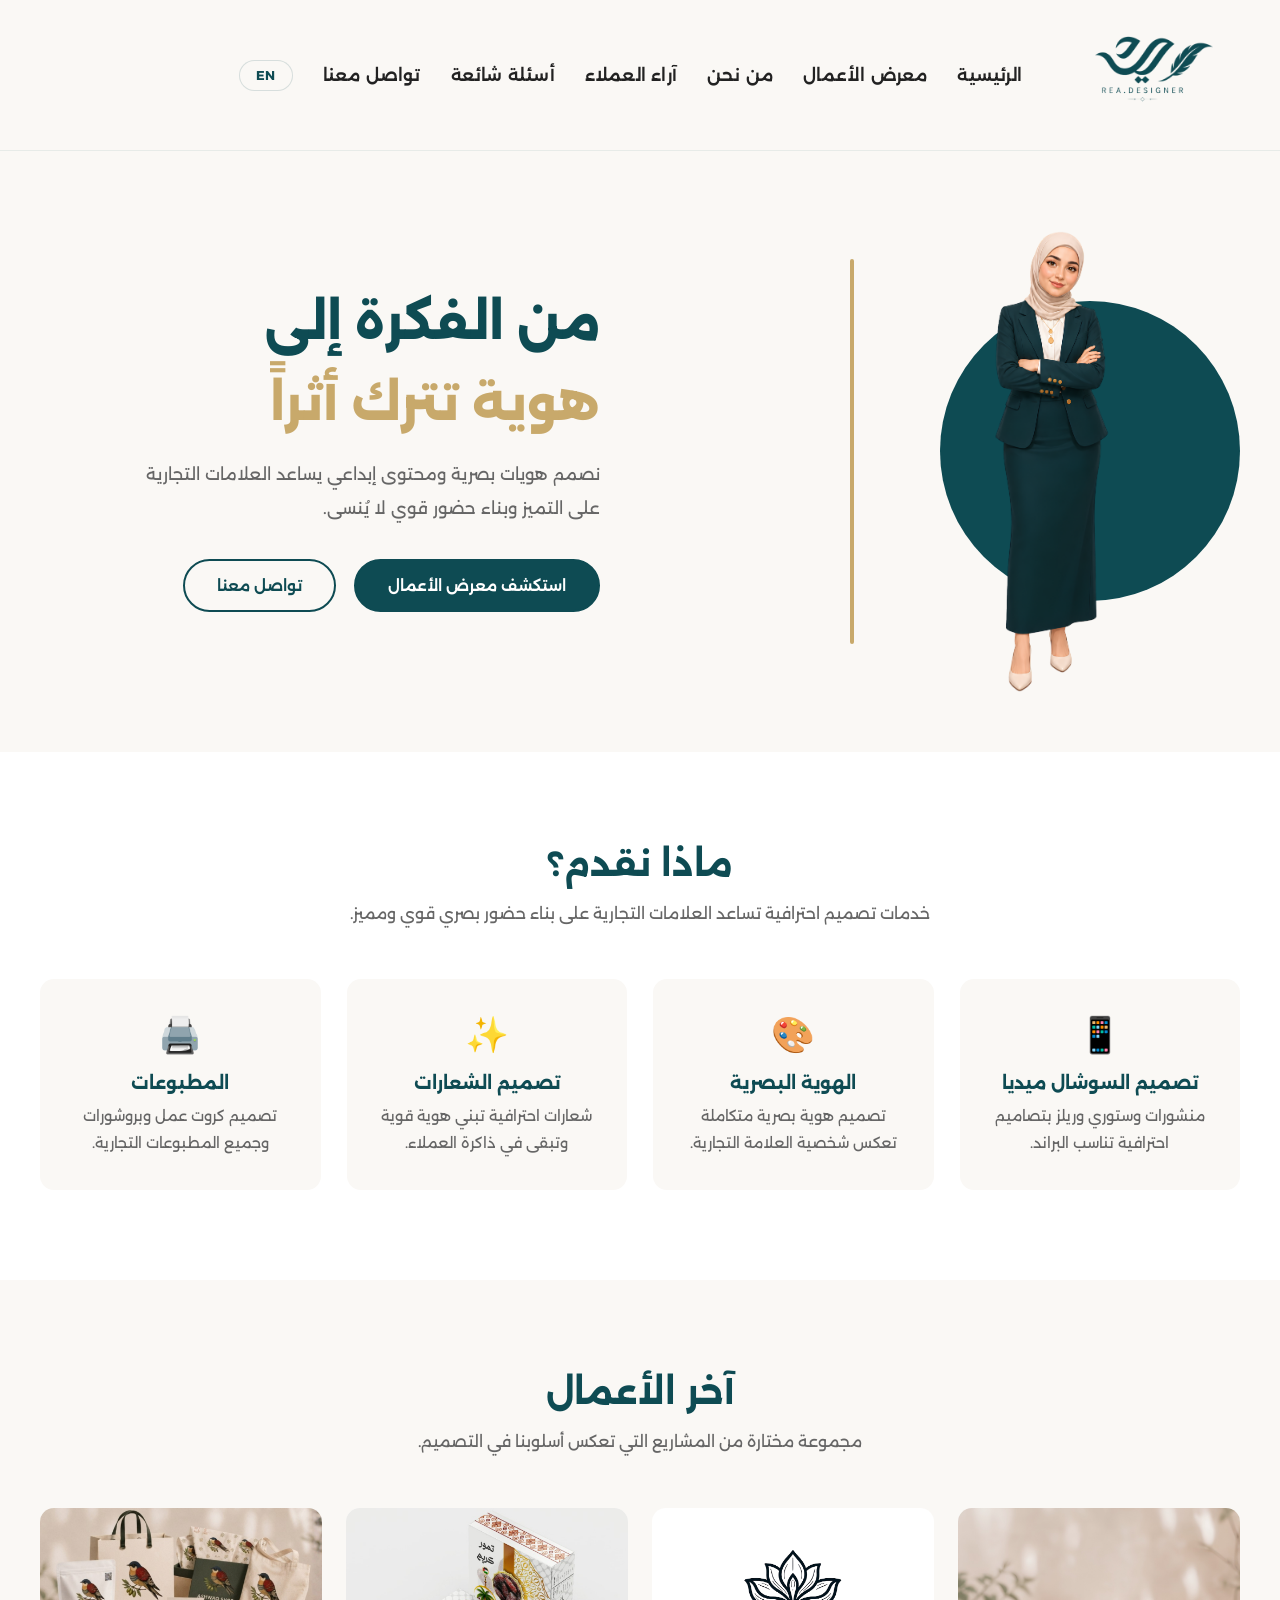
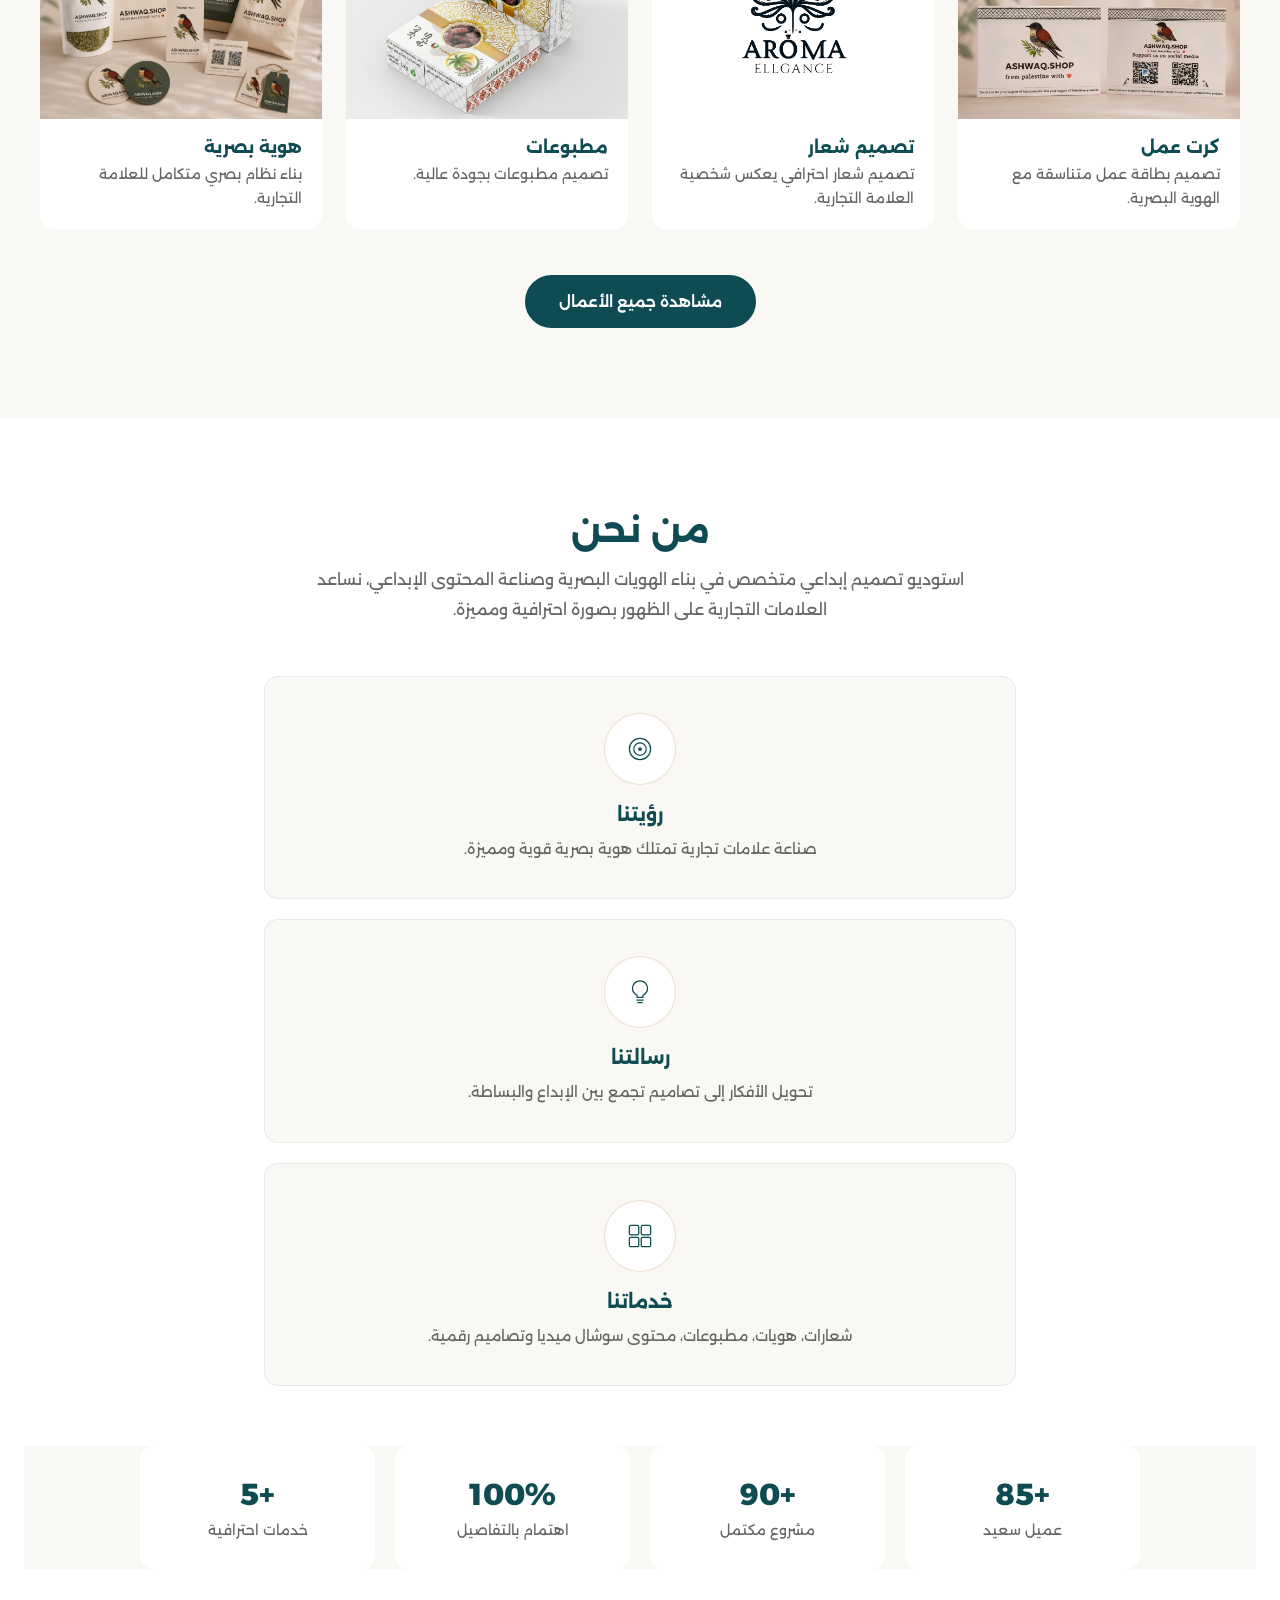
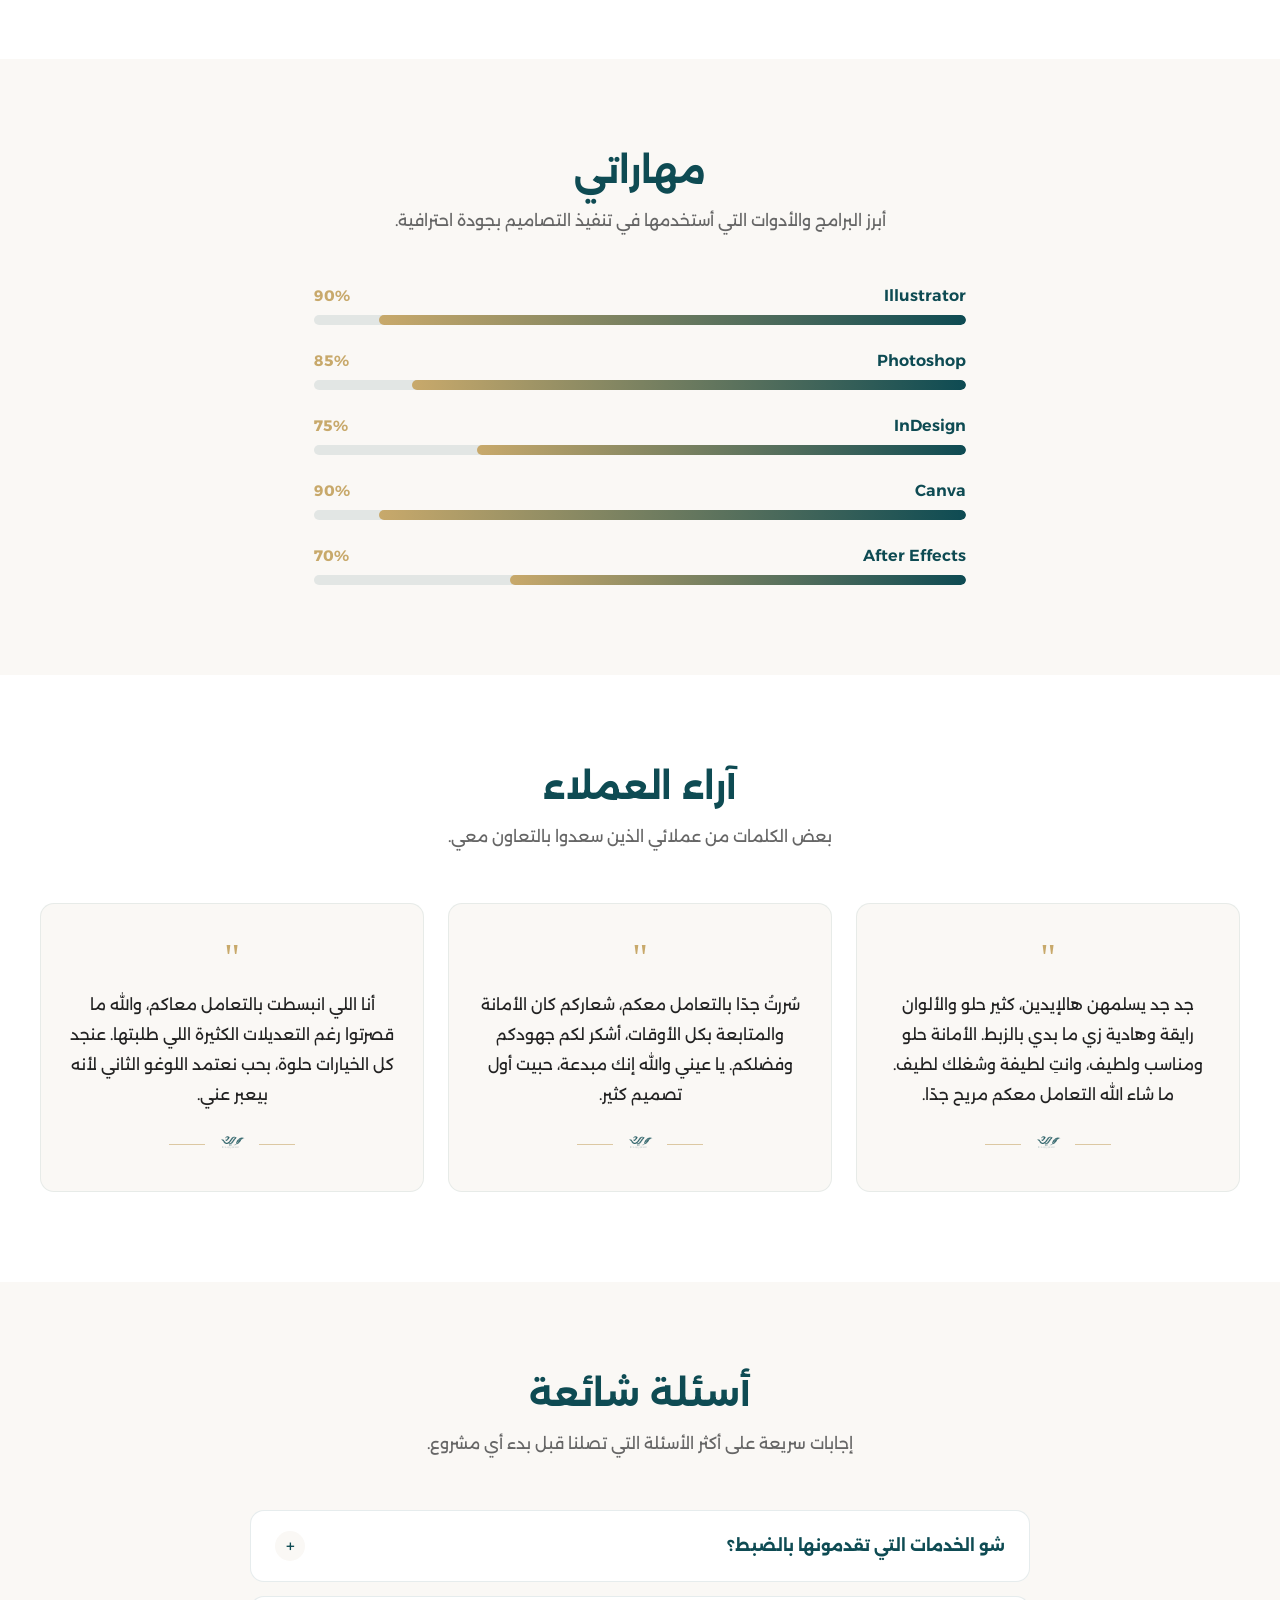
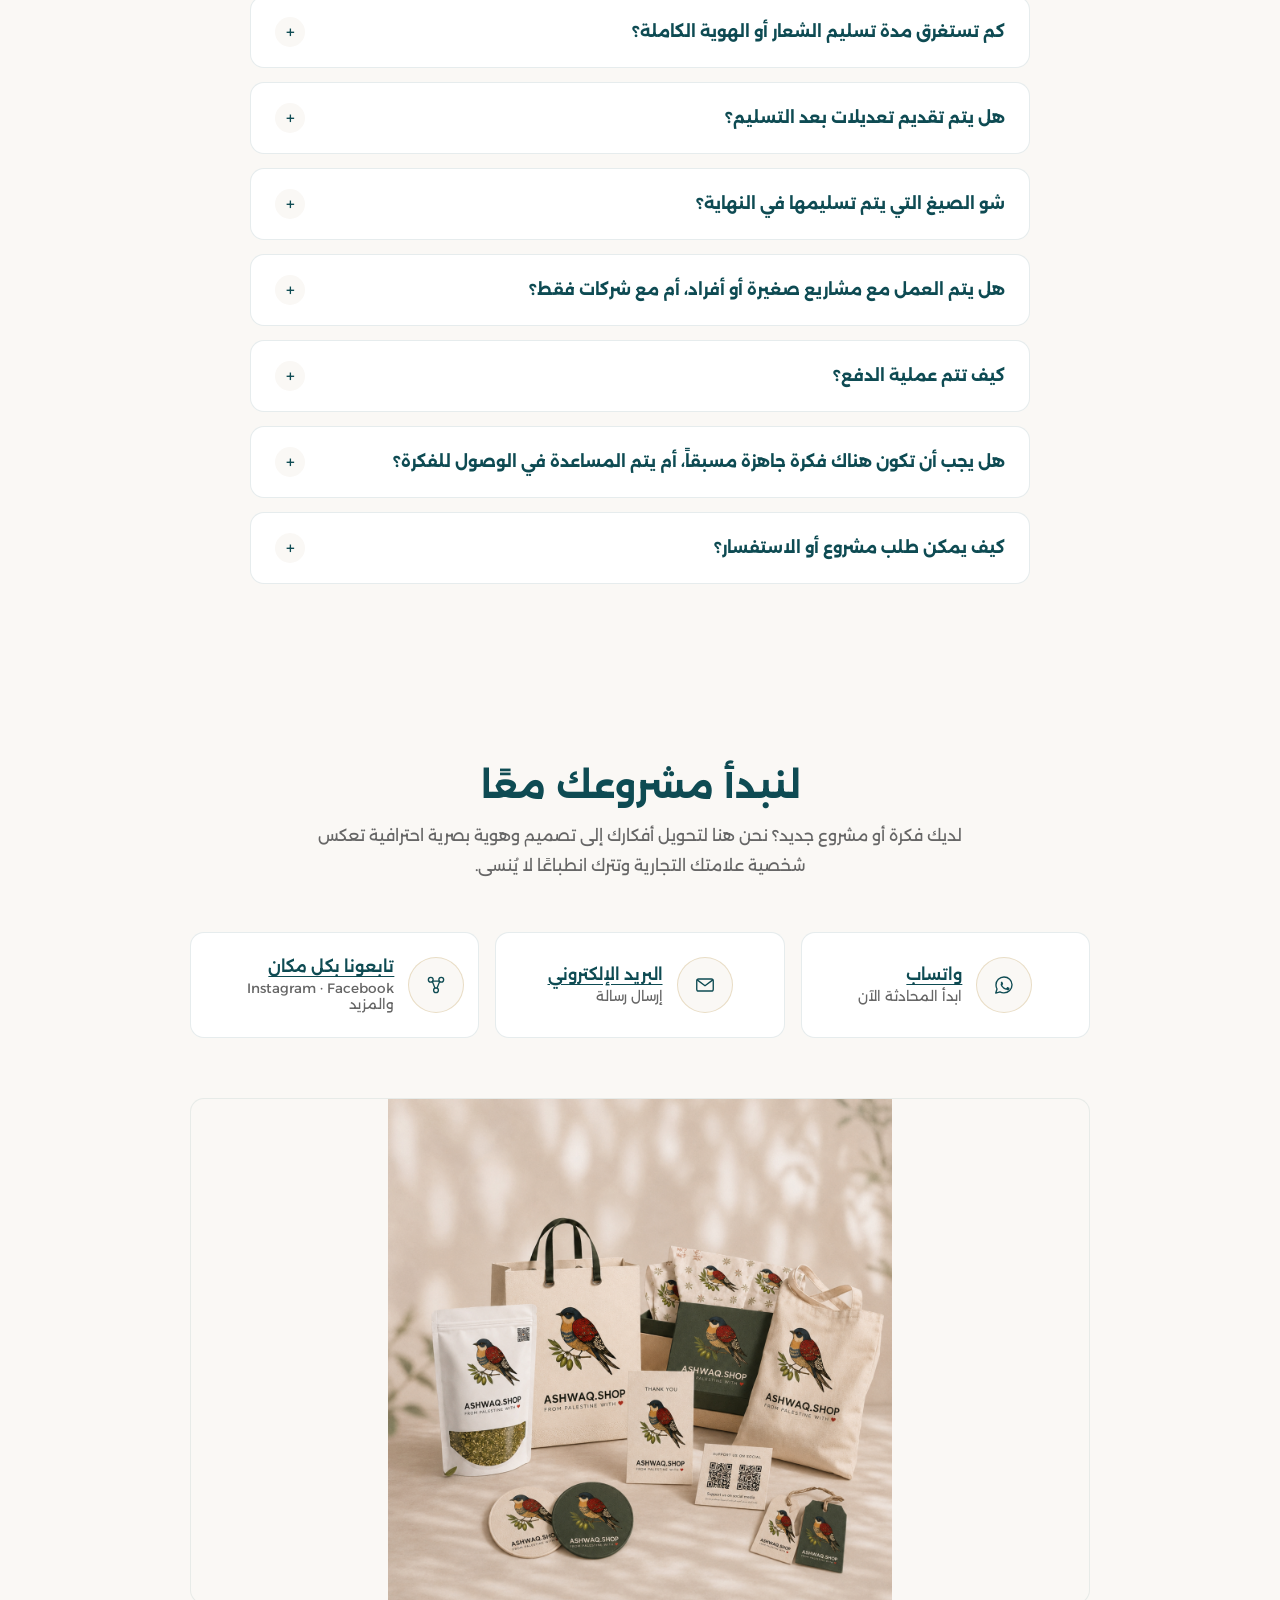
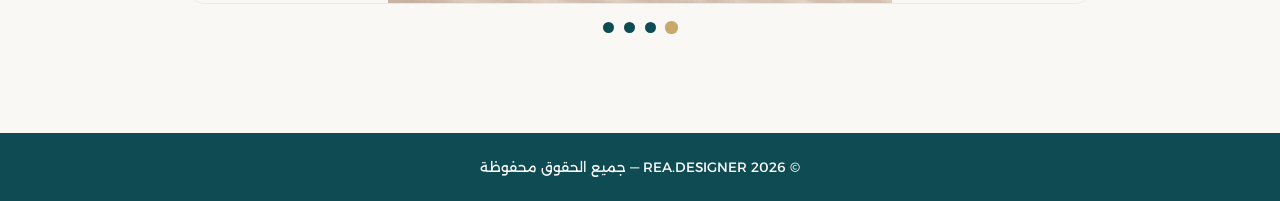
<file: index.html>
<!DOCTYPE html>
<html lang="ar" dir="rtl">
<head>
<meta charset="UTF-8">
<meta name="color-scheme" content="light">
<meta name="viewport" content="width=device-width, initial-scale=1.0">
<title>REA.DESIGNER | استوديو تصميم هويات بصرية</title>
<meta name="description" content="استوديو REA.DESIGNER لتصميم الهويات البصرية، الشعارات، المطبوعات ومحتوى السوشال ميديا.">
<link rel="preconnect" href="https://fonts.googleapis.com">
<link rel="preconnect" href="https://fonts.gstatic.com" crossorigin>
<link href="https://fonts.googleapis.com/css2?family=Alexandria:wght@300;400;500;600;700;800&display=swap" rel="stylesheet">
<link rel="stylesheet" href="css/style.css?v=16">
</head>
<body>
<header class="header">

<nav class="navbar">

    <!-- اللوجو -->
    <div class="logo">
        <a href="index.html#home">
            <img src="icons/rea-logo.png" alt="REA.DESIGNER">
        </a>
    </div>

    <!-- الروابط + الثلاث شخطات معاً بنفس المجموعة بكل الصفحات -->
    <div class="nav-right">
        <ul class="menu">
            <li><a href="index.html#home">الرئيسية</a></li>
            <li><a href="portfolio.html">معرض الأعمال</a></li>
            <li><a href="index.html#about">من نحن</a></li>
            <li><a href="index.html#testimonials">آراء العملاء</a></li>
            <li><a href="index.html#faq">أسئلة شائعة</a></li>
            <li><a href="index.html#contact">تواصل معنا</a></li>
        </ul>

        <button class="lang-toggle" id="langToggle" type="button" aria-label="تغيير اللغة">EN</button>

        <button class="menu-toggle" aria-label="فتح القائمة" aria-expanded="false">
            <span></span>
            <span></span>
            <span></span>
        </button>
    </div>

</nav>

<ul class="mobile-menu">
    <li><a href="index.html#home">الرئيسية</a></li>
    <li><a href="portfolio.html">معرض الأعمال</a></li>
    <li><a href="index.html#about">من نحن</a></li>
    <li><a href="index.html#testimonials">آراء العملاء</a></li>
            <li><a href="index.html#faq">أسئلة شائعة</a></li>
    <li><a href="index.html#contact">تواصل معنا</a></li>
</ul>

</header>

<!-- ============ Hero ============ -->
<section class="hero" id="home">
  <div class="hero-container">

    <div class="hero-image">
      <div class="hero-shape"></div>
      <img src="images/hero/hero-image.png" alt="مصممة REA.DESIGNER">
      <span class="gold-line"></span>
    </div>

    <div class="hero-content">
      <h1 class="hero-title">
        <span class="title-line1">من الفكرة إلى</span>
        <span class="title-line2 highlight">هوية تترك أثراً</span>
      </h1>
      <p class="hero-description">
        نصمم هويات بصرية ومحتوى إبداعي يساعد العلامات التجارية على التميز وبناء حضور قوي لا يُنسى.
      </p>
      <div class="hero-buttons">
        <a href="portfolio.html" class="main-btn">استكشف معرض الأعمال</a>
        <a href="index.html#contact" class="second-btn">تواصل معنا</a>
      </div>
    </div>

  </div>
</section>

<!-- ============ Services ============ -->
<section class="services" id="services">
  <div class="services-container">
    <div class="section-header">
      <h2>ماذا نقدم؟</h2>
      <p class="section-description">خدمات تصميم احترافية تساعد العلامات التجارية على بناء حضور بصري قوي ومميز.</p>
    </div>

    <div class="services-grid">
      <div class="service-card">
        <div class="service-icon">📱</div>
        <h3>تصميم السوشال ميديا</h3>
        <p>منشورات وستوري وريلز بتصاميم احترافية تناسب البراند.</p>
      </div>
      <div class="service-card">
        <div class="service-icon">🎨</div>
        <h3>الهوية البصرية</h3>
        <p>تصميم هوية بصرية متكاملة تعكس شخصية العلامة التجارية.</p>
      </div>
      <div class="service-card">
        <div class="service-icon">✨</div>
        <h3>تصميم الشعارات</h3>
        <p>شعارات احترافية تبني هوية قوية وتبقى في ذاكرة العملاء.</p>
      </div>
      <div class="service-card">
        <div class="service-icon">🖨️</div>
        <h3>المطبوعات</h3>
        <p>تصميم كروت عمل وبروشورات وجميع المطبوعات التجارية.</p>
      </div>
    </div>
  </div>
</section>

<!-- ============ Latest Works ============ -->
<section class="latest-works">
  <div class="works-container">
    <div class="section-header">
      <h2>آخر الأعمال</h2>
      <p class="section-description">مجموعة مختارة من المشاريع التي تعكس أسلوبنا في التصميم.</p>
    </div>

    <div class="works-grid">
      <div class="work-card">
        <img src="images/portfolio/latest-business-card.png" alt="كرت عمل">
        <div class="work-content">
          <h3>كرت عمل</h3>
          <p>تصميم بطاقة عمل متناسقة مع الهوية البصرية.</p>
        </div>
      </div>
      <div class="work-card">
        <img src="images/portfolio/latest-logo.png" alt="تصميم شعار">
        <div class="work-content">
          <h3>تصميم شعار</h3>
          <p>تصميم شعار احترافي يعكس شخصية العلامة التجارية.</p>
        </div>
      </div>
      <div class="work-card">
        <img src="images/portfolio/latest-print.png" alt="مطبوعات">
        <div class="work-content">
          <h3>مطبوعات</h3>
          <p>تصميم مطبوعات بجودة عالية.</p>
        </div>
      </div>
      <div class="work-card">
        <img src="images/portfolio/latest-identity.png" alt="هوية بصرية">
        <div class="work-content">
          <h3>هوية بصرية</h3>
          <p>بناء نظام بصري متكامل للعلامة التجارية.</p>
        </div>
      </div>
    </div>

    <div class="works-button">
      <a href="portfolio.html" class="all-works-btn">مشاهدة جميع الأعمال</a>
    </div>
  </div>
</section>

<!-- ============ About ============ -->
<section class="about" id="about">
  <div class="section-header">
    <h2>من نحن</h2>
    <p class="section-description">استوديو تصميم إبداعي متخصص في بناء الهويات البصرية وصناعة المحتوى الإبداعي، نساعد العلامات التجارية على الظهور بصورة احترافية ومميزة.</p>
  </div>

  <div class="about-grid">
    <div class="about-card">
      <div class="about-icon">
        <svg viewBox="0 0 48 48" fill="none" xmlns="http://www.w3.org/2000/svg">
          <circle cx="24" cy="24" r="17" stroke="currentColor" stroke-width="2"/>
          <circle cx="24" cy="24" r="10" stroke="currentColor" stroke-width="2"/>
          <circle cx="24" cy="24" r="3" fill="currentColor"/>
        </svg>
      </div>
      <h3>رؤيتنا</h3>
      <p>صناعة علامات تجارية تمتلك هوية بصرية قوية ومميزة.</p>
    </div>
    <div class="about-card">
      <div class="about-icon">
        <svg viewBox="0 0 48 48" fill="none" xmlns="http://www.w3.org/2000/svg">
          <path d="M24 6C17.4 6 12 11.4 12 18c0 4.6 2.6 8.6 6.4 10.6.6.3 1 .9 1 1.6v2.3h9.2v-2.3c0-.7.4-1.3 1-1.6C33.4 26.6 36 22.6 36 18c0-6.6-5.4-12-12-12Z" stroke="currentColor" stroke-width="2" stroke-linejoin="round"/>
          <path d="M19 37h10M20.5 41h7" stroke="currentColor" stroke-width="2" stroke-linecap="round"/>
        </svg>
      </div>
      <h3>رسالتنا</h3>
      <p>تحويل الأفكار إلى تصاميم تجمع بين الإبداع والبساطة.</p>
    </div>
    <div class="about-card">
      <div class="about-icon">
        <svg viewBox="0 0 48 48" fill="none" xmlns="http://www.w3.org/2000/svg">
          <rect x="7" y="7" width="15" height="15" rx="2" stroke="currentColor" stroke-width="2"/>
          <rect x="26" y="7" width="15" height="15" rx="2" stroke="currentColor" stroke-width="2"/>
          <rect x="7" y="26" width="15" height="15" rx="2" stroke="currentColor" stroke-width="2"/>
          <rect x="26" y="26" width="15" height="15" rx="2" stroke="currentColor" stroke-width="2"/>
        </svg>
      </div>
      <h3>خدماتنا</h3>
      <p>شعارات، هويات، مطبوعات، محتوى سوشال ميديا وتصاميم رقمية.</p>
    </div>
  </div>

  <div class="stats">
    <div class="stats-container">
      <div class="stat-box">
        <h3>+85</h3>
        <p>عميل سعيد</p>
      </div>
      <div class="stat-box">
        <h3>+90</h3>
        <p>مشروع مكتمل</p>
      </div>
      <div class="stat-box">
        <h3>100%</h3>
        <p>اهتمام بالتفاصيل</p>
      </div>
      <div class="stat-box">
        <h3>+5</h3>
        <p>خدمات احترافية</p>
      </div>
    </div>
  </div>
</section>

<!-- ============ Skills ("مهاراتي") ============ -->
<section class="skills" id="skills">
  <div class="section-header">
    <h2>مهاراتي</h2>
    <p class="section-description">أبرز البرامج والأدوات التي أستخدمها في تنفيذ التصاميم بجودة احترافية.</p>
  </div>

  <div class="skills-wrapper">

    <div class="skill-item" style="--target-width:90%">
      <div class="skill-top"><span>Illustrator</span><span>90%</span></div>
      <div class="skill-bar"><div class="skill-bar-fill"></div></div>
    </div>

    <div class="skill-item" style="--target-width:85%">
      <div class="skill-top"><span>Photoshop</span><span>85%</span></div>
      <div class="skill-bar"><div class="skill-bar-fill"></div></div>
    </div>

    <div class="skill-item" style="--target-width:75%">
      <div class="skill-top"><span>InDesign</span><span>75%</span></div>
      <div class="skill-bar"><div class="skill-bar-fill"></div></div>
    </div>

    <div class="skill-item" style="--target-width:90%">
      <div class="skill-top"><span>Canva</span><span>90%</span></div>
      <div class="skill-bar"><div class="skill-bar-fill"></div></div>
    </div>

    <div class="skill-item" style="--target-width:70%">
      <div class="skill-top"><span>After Effects</span><span>70%</span></div>
      <div class="skill-bar"><div class="skill-bar-fill"></div></div>
    </div>

  </div>
</section>

<!-- ============ Testimonials ("آراء العملاء") ============ -->
<section class="testimonials" id="testimonials">
  <div class="section-header">
    <h2>آراء العملاء</h2>
    <p class="section-description">بعض الكلمات من عملائي الذين سعدوا بالتعاون معي.</p>
  </div>

  <div class="testimonials-wrapper">

    <div class="testimonials-track" id="testimonialsTrack">

      <div class="testimonial-card">
        <div class="testimonial-quote">"</div>
        <p class="testimonial-text">جد جد يسلمهن هالإيدين، كثير حلو والألوان رايقة وهادية زي ما بدي بالزبط. الأمانة حلو ومناسب ولطيف، وانتِ لطيفة وشغلك لطيف. ما شاء الله التعامل معكم مريح جدًا.</p>
        <div class="testimonial-footer">
          <span class="testimonial-line"></span>
          <img class="testimonial-mark" src="icons/rea-logo.png" alt="REA.DESIGNER">
          <span class="testimonial-line"></span>
        </div>
      </div>

      <div class="testimonial-card">
        <div class="testimonial-quote">"</div>
        <p class="testimonial-text">سُررتُ جدًا بالتعامل معكم، شعاركم كان الأمانة والمتابعة بكل الأوقات، أشكر لكم جهودكم وفضلكم. يا عيني والله إنك مبدعة، حبيت أول تصميم كثير.</p>
        <div class="testimonial-footer">
          <span class="testimonial-line"></span>
          <img class="testimonial-mark" src="icons/rea-logo.png" alt="REA.DESIGNER">
          <span class="testimonial-line"></span>
        </div>
      </div>

      <div class="testimonial-card">
        <div class="testimonial-quote">"</div>
        <p class="testimonial-text">أنا اللي انبسطت بالتعامل معاكم، والله ما قصرتوا رغم التعديلات الكثيرة اللي طلبتها. عنجد كل الخيارات حلوة، بحب نعتمد اللوغو الثاني لأنه بيعبر عني.</p>
        <div class="testimonial-footer">
          <span class="testimonial-line"></span>
          <img class="testimonial-mark" src="icons/rea-logo.png" alt="REA.DESIGNER">
          <span class="testimonial-line"></span>
        </div>
      </div>

    </div>

    <div class="testimonials-controls">
      <button class="testimonial-arrow" id="nextTestimonial">‹</button>
      <div class="testimonials-dots" id="testimonialsDots"></div>
      <button class="testimonial-arrow" id="prevTestimonial">›</button>
    </div>

  </div>
</section>

<!-- ============ FAQ ============ -->
<section class="faq" id="faq">
  <div class="section-header">
    <h2>أسئلة شائعة</h2>
    <p class="section-description">إجابات سريعة على أكثر الأسئلة التي تصلنا قبل بدء أي مشروع.</p>
  </div>

  <div class="faq-list">
    <div class="faq-item">
      <button class="faq-question" type="button">
        <span>شو الخدمات التي تقدمونها بالضبط؟</span>
        <span class="faq-icon">+</span>
      </button>
      <div class="faq-answer">
        <p>نقدّم تصميم الشعارات، الهويات البصرية المتكاملة، محتوى السوشال ميديا (بوستات، ريلز، ستوري)، كروت العمل، والمطبوعات (دعوات، بروشورات، وأي مطبوع تجاري).</p>
      </div>
    </div>

    <div class="faq-item">
      <button class="faq-question" type="button">
        <span>كم تستغرق مدة تسليم الشعار أو الهوية الكاملة؟</span>
        <span class="faq-icon">+</span>
      </button>
      <div class="faq-answer">
        <p>يستغرق تسليم الشعار وحده عادة ٣-٥ أيام عمل، بينما تحتاج الهوية البصرية الكاملة (شعار + كروت + تطبيقات) إلى ١-٢ أسبوع حسب حجم المشروع.</p>
      </div>
    </div>

    <div class="faq-item">
      <button class="faq-question" type="button">
        <span>هل يتم تقديم تعديلات بعد التسليم؟</span>
        <span class="faq-icon">+</span>
      </button>
      <div class="faq-answer">
        <p>نعم، يشمل كل مشروع جولتين تعديل مجانيتين لضمان الوصول للنتيجة المطلوبة.</p>
      </div>
    </div>

    <div class="faq-item">
      <button class="faq-question" type="button">
        <span>شو الصيغ التي يتم تسليمها في النهاية؟</span>
        <span class="faq-icon">+</span>
      </button>
      <div class="faq-answer">
        <p>يتم تسليم الملفات بصيغ متعددة حسب الاستخدام: PNG وJPG للاستخدام السريع، PDF للطباعة، وملف مصدري (AI/PSD) قابل للتعديل مستقبلاً.</p>
      </div>
    </div>

    <div class="faq-item">
      <button class="faq-question" type="button">
        <span>هل يتم العمل مع مشاريع صغيرة أو أفراد، أم مع شركات فقط؟</span>
        <span class="faq-icon">+</span>
      </button>
      <div class="faq-answer">
        <p>بالتأكيد، يتم العمل مع الأفراد (دعوات زفاف، بطاقات شخصية) وأصحاب المشاريع الصغيرة والمتاجر والشركات على حد سواء.</p>
      </div>
    </div>

    <div class="faq-item">
      <button class="faq-question" type="button">
        <span>كيف تتم عملية الدفع؟</span>
        <span class="faq-icon">+</span>
      </button>
      <div class="faq-answer">
        <p>يتم دفع عربون (جزء من المبلغ) عند بداية المشروع، والباقي بعد التسليم النهائي. الدفع متاح بعدة طرق: حوالة بنكية، Reflect، أو PalPay.</p>
      </div>
    </div>

    <div class="faq-item">
      <button class="faq-question" type="button">
        <span>هل يجب أن تكون هناك فكرة جاهزة مسبقاً، أم يتم المساعدة في الوصول للفكرة؟</span>
        <span class="faq-icon">+</span>
      </button>
      <div class="faq-answer">
        <p>ليس شرطاً، حيث تبدأ عادة جلسة استكشاف بسيطة (محادثة أو عقد اجتماع) يتم فيها فهم الهوية والجمهور المستهدف، ومن ثم تُقدَّم مقترحات مبنية على هذا الفهم.</p>
      </div>
    </div>

    <div class="faq-item">
      <button class="faq-question" type="button">
        <span>كيف يمكن طلب مشروع أو الاستفسار؟</span>
        <span class="faq-icon">+</span>
      </button>
      <div class="faq-answer">
        <p>يمكن التواصل مباشرة عبر واتساب أو الإيميل من قسم <a href="#contact" class="faq-inline-link">"تواصل معنا"</a>، ويتم الرد بأقرب وقت.</p>
      </div>
    </div>
  </div>
</section>

<!-- ============ Contact ============ -->
<section class="contact-section" id="contact">
  <div class="contact-wrapper">

    <div class="section-header">
      <h2>لنبدأ مشروعك معًا</h2>
      <p class="section-description">
        لديك فكرة أو مشروع جديد؟ نحن هنا لتحويل أفكارك إلى تصميم وهوية بصرية احترافية تعكس شخصية علامتك التجارية وتترك انطباعًا لا يُنسى.
      </p>
    </div>

    <div class="contact-info">
      <a href="#" id="whatsapp-link" target="_blank" class="contact-card">
        <span class="contact-icon">
          <svg viewBox="0 0 32 32" fill="none" xmlns="http://www.w3.org/2000/svg">
            <path d="M16 5.3c-5.9 0-10.7 4.8-10.7 10.7 0 1.9.5 3.7 1.4 5.3L5 26.7l5.6-1.6c1.5.8 3.2 1.3 5 1.3H16c5.9 0 10.7-4.8 10.7-10.7S21.9 5.3 16 5.3Z" stroke="currentColor" stroke-width="1.8" stroke-linejoin="round"/>
            <path d="M11.6 12.2c.3-.7.6-.7.9-.7h.7c.2 0 .5 0 .7.5s.9 2.1.9 2.3.1.3 0 .5-.2.3-.4.5l-.5.6c-.2.2-.3.4-.1.7.2.4 1 1.4 2.1 2.3 1.4 1.2 2.1 1.4 2.4 1.5.3.1.5.1.7-.1s.9-1 1.1-1.3.5-.3.8-.2l1.9.9c.3.1.5.2.5.4.1.5.1 1-.1 1.5-.3.6-1.5 1.3-2.1 1.3-.6.1-1.2.2-3.7-.8-3-1.2-4.9-4.2-5-4.4-.1-.2-.9-1.3-.9-2.4 0-1.2.6-1.7.8-2Z" fill="currentColor"/>
          </svg>
        </span>
        <div>
          <h3>واتساب</h3>
          <p>ابدأ المحادثة الآن</p>
        </div>
      </a>
      <a href="#" id="email-link" class="contact-card">
        <span class="contact-icon">
          <svg viewBox="0 0 32 32" fill="none" xmlns="http://www.w3.org/2000/svg">
            <rect x="5" y="8" width="22" height="16" rx="2.5" stroke="currentColor" stroke-width="1.8"/>
            <path d="M6 9.5 16 17l10-7.5" stroke="currentColor" stroke-width="1.8" stroke-linecap="round" stroke-linejoin="round"/>
          </svg>
        </span>
        <div>
          <h3>البريد الإلكتروني</h3>
          <p>إرسال رسالة</p>
        </div>
      </a>
      <a href="#" id="linktree-link" target="_blank" class="contact-card">
        <span class="contact-icon">
          <svg viewBox="0 0 32 32" fill="none" xmlns="http://www.w3.org/2000/svg">
            <circle cx="9" cy="9" r="3.2" stroke="currentColor" stroke-width="1.8"/>
            <circle cx="23" cy="9" r="3.2" stroke="currentColor" stroke-width="1.8"/>
            <circle cx="16" cy="23" r="3.2" stroke="currentColor" stroke-width="1.8"/>
            <path d="M11.5 10.8 20.5 10.8M11.2 11.5 14.7 20.3M20.8 11.5 17.3 20.3" stroke="currentColor" stroke-width="1.8" stroke-linecap="round"/>
          </svg>
        </span>
        <div>
          <h3>تابعونا بكل مكان</h3>
          <p>Instagram · Facebook والمزيد</p>
        </div>
      </a>
    </div>

    <div class="contact-slider">
      <div class="slider-container">
        <div class="slide active"><img src="images/contact/contact1.png" alt="معرض 1"></div>
        <div class="slide"><img src="images/contact/contact2.png" alt="معرض 2"></div>
        <div class="slide"><img src="images/contact/contact3.png" alt="معرض 3"></div>
        <div class="slide"><img src="images/contact/contact4.png" alt="معرض 4"></div>
      </div>
      <div class="slider-dots">
        <span class="dot active" data-index="0"></span>
        <span class="dot" data-index="1"></span>
        <span class="dot" data-index="2"></span>
        <span class="dot" data-index="3"></span>
      </div>
    </div>

  </div>
</section>

<footer class="footer">
  <p>© <span id="year"></span> REA.DESIGNER — جميع الحقوق محفوظة</p>
</footer>

<script src="js/script.js?v=16"></script>
</body>
</html>
</file>
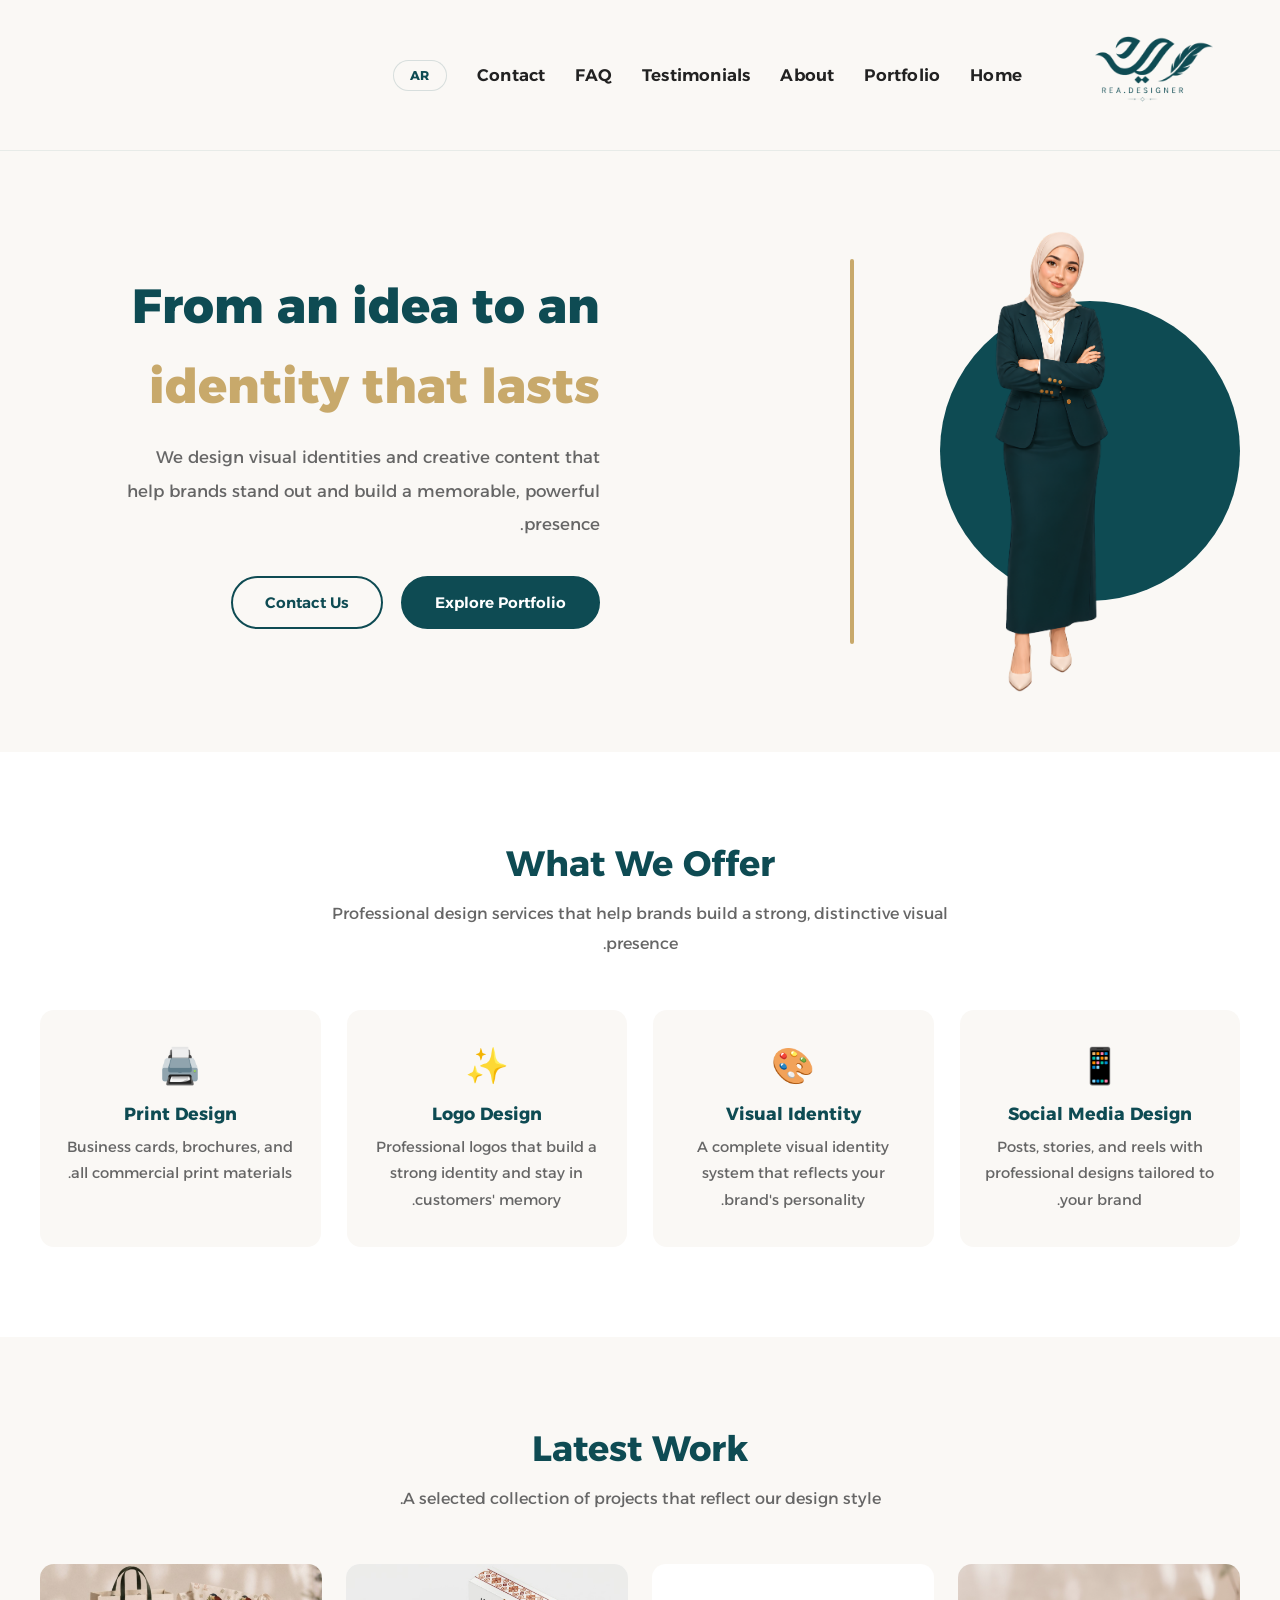
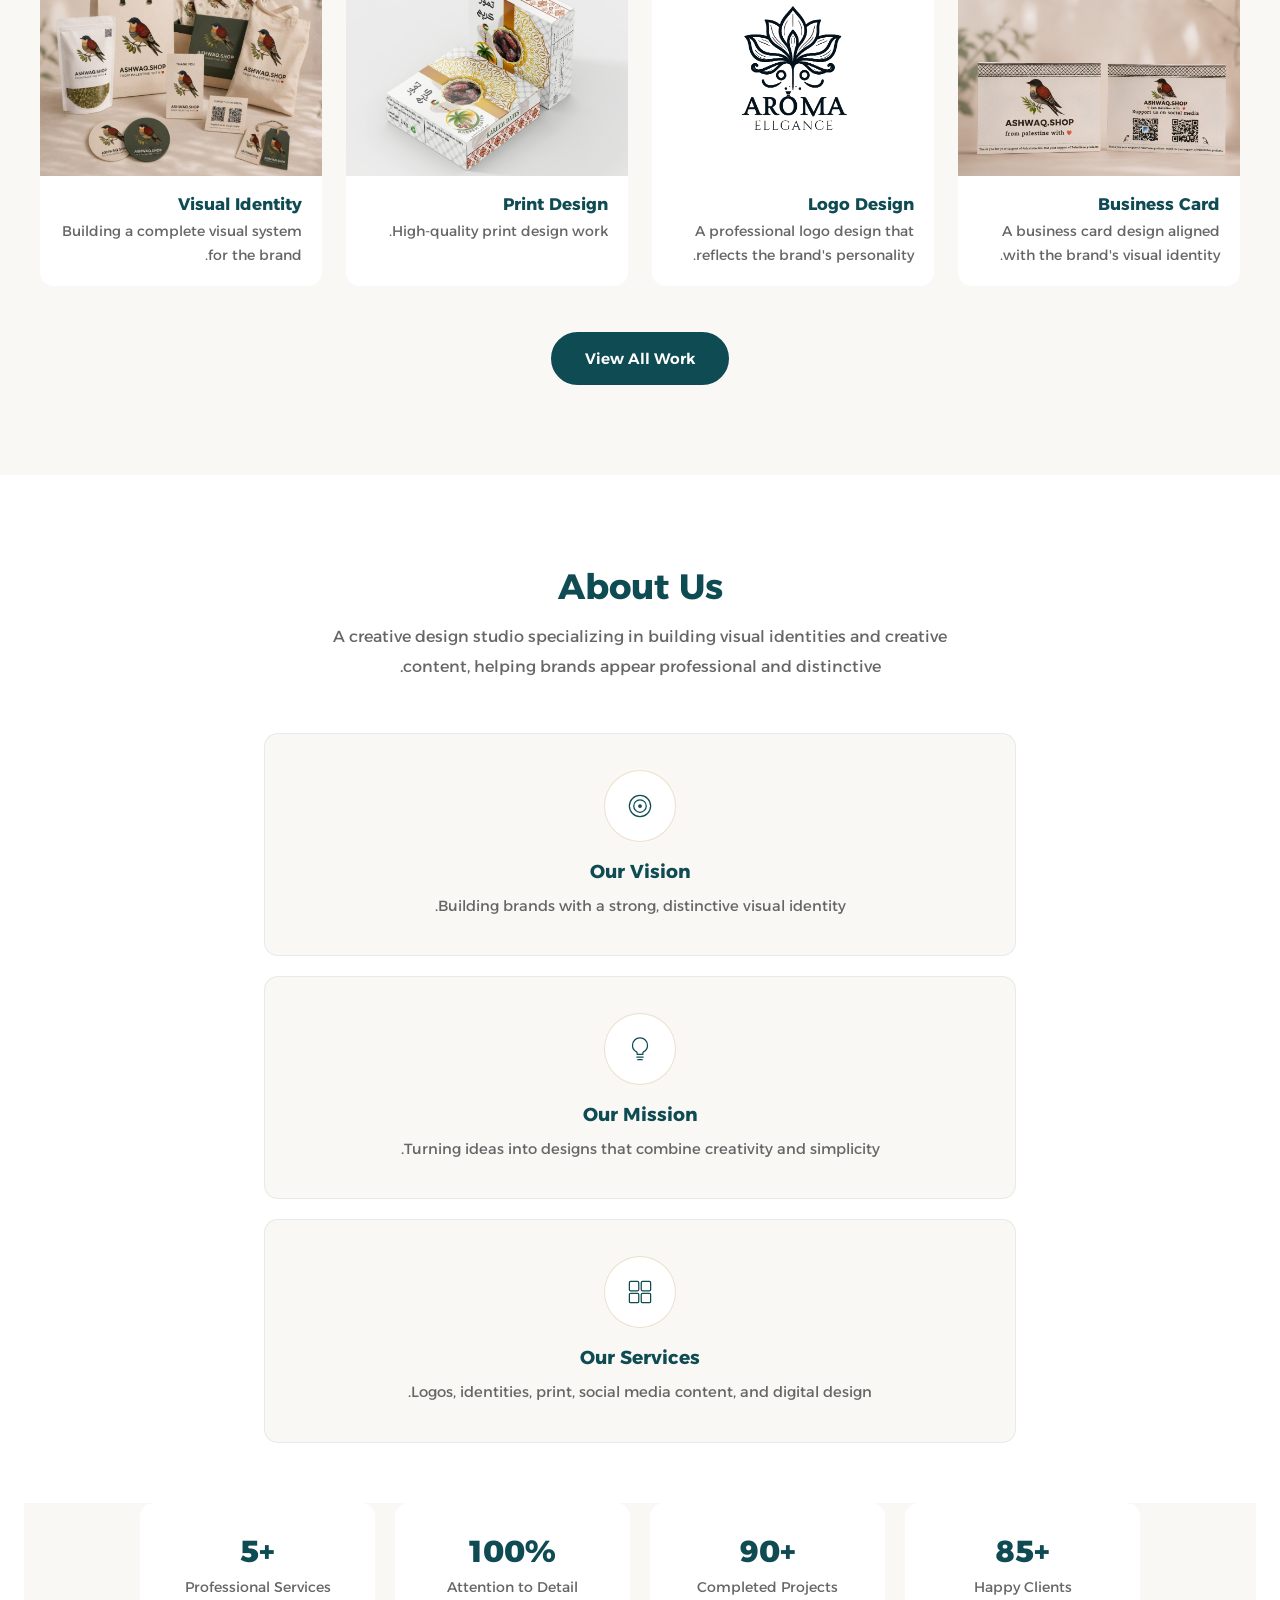
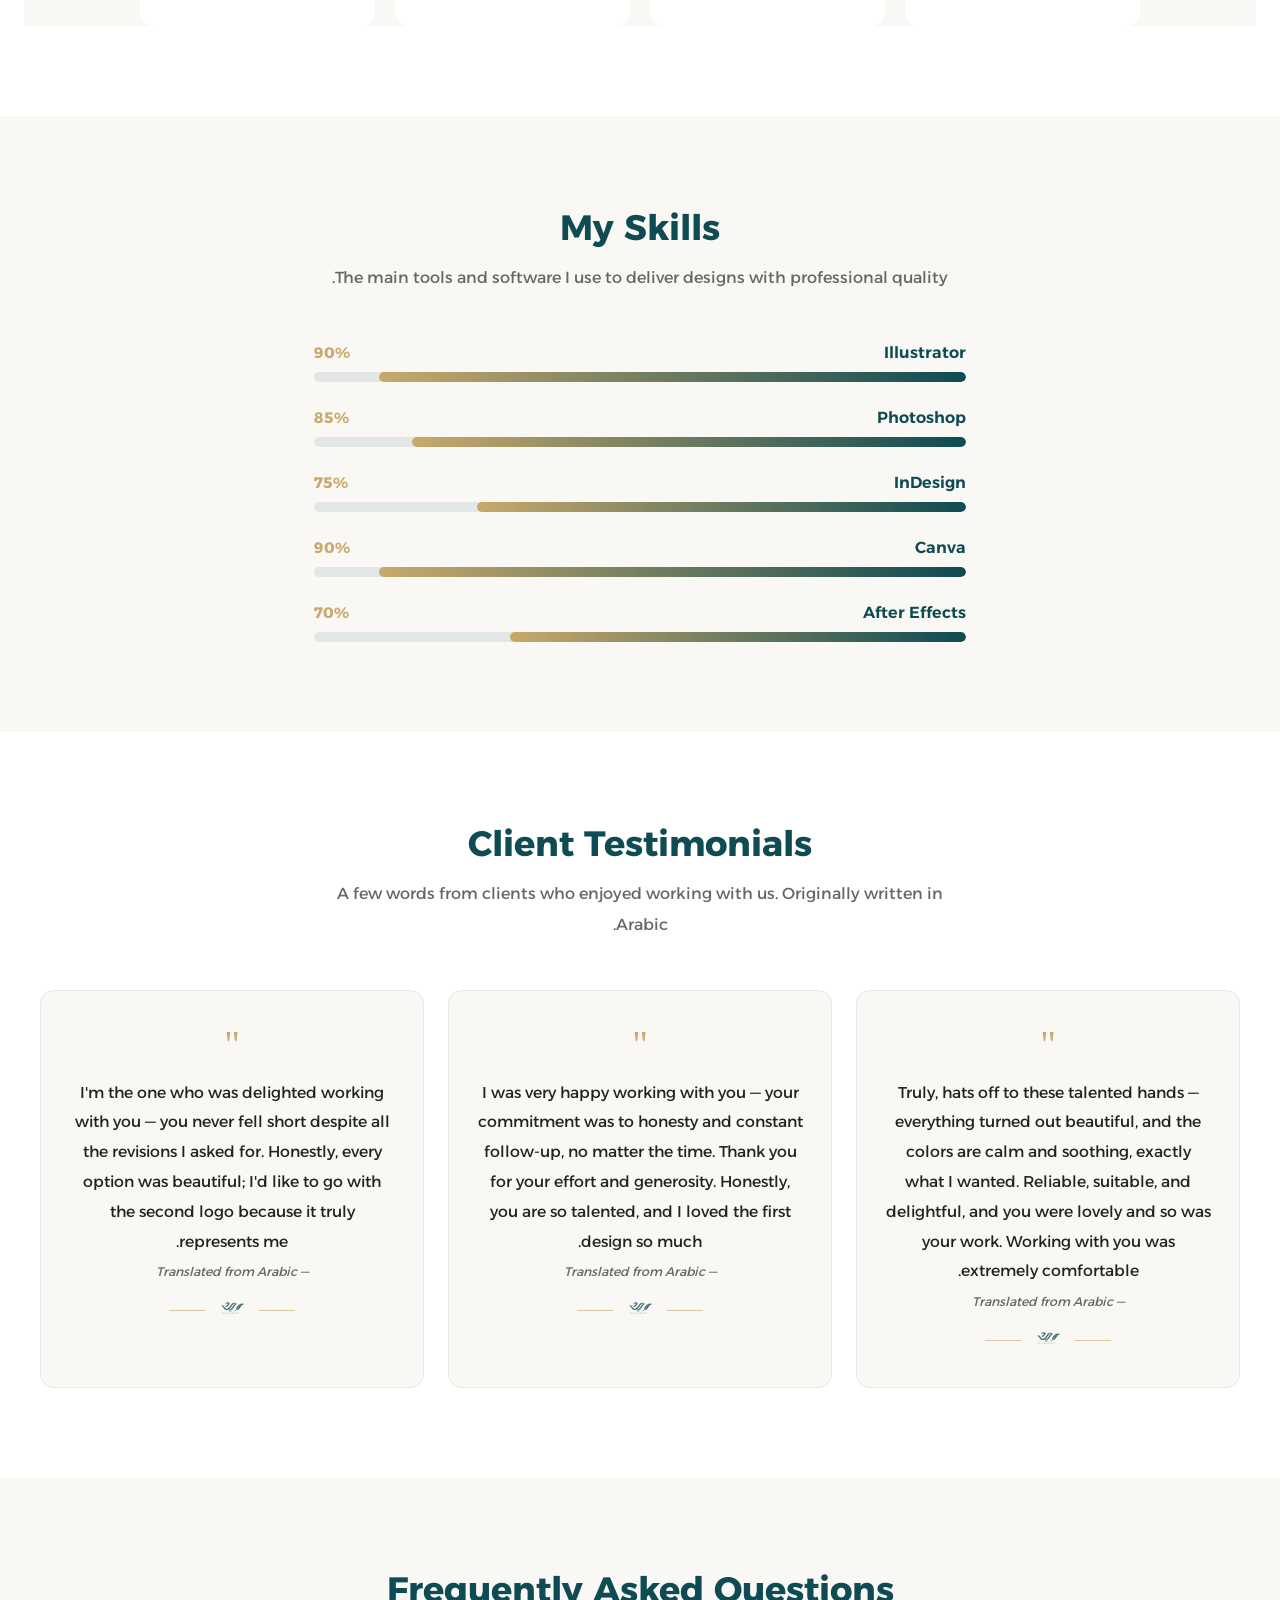
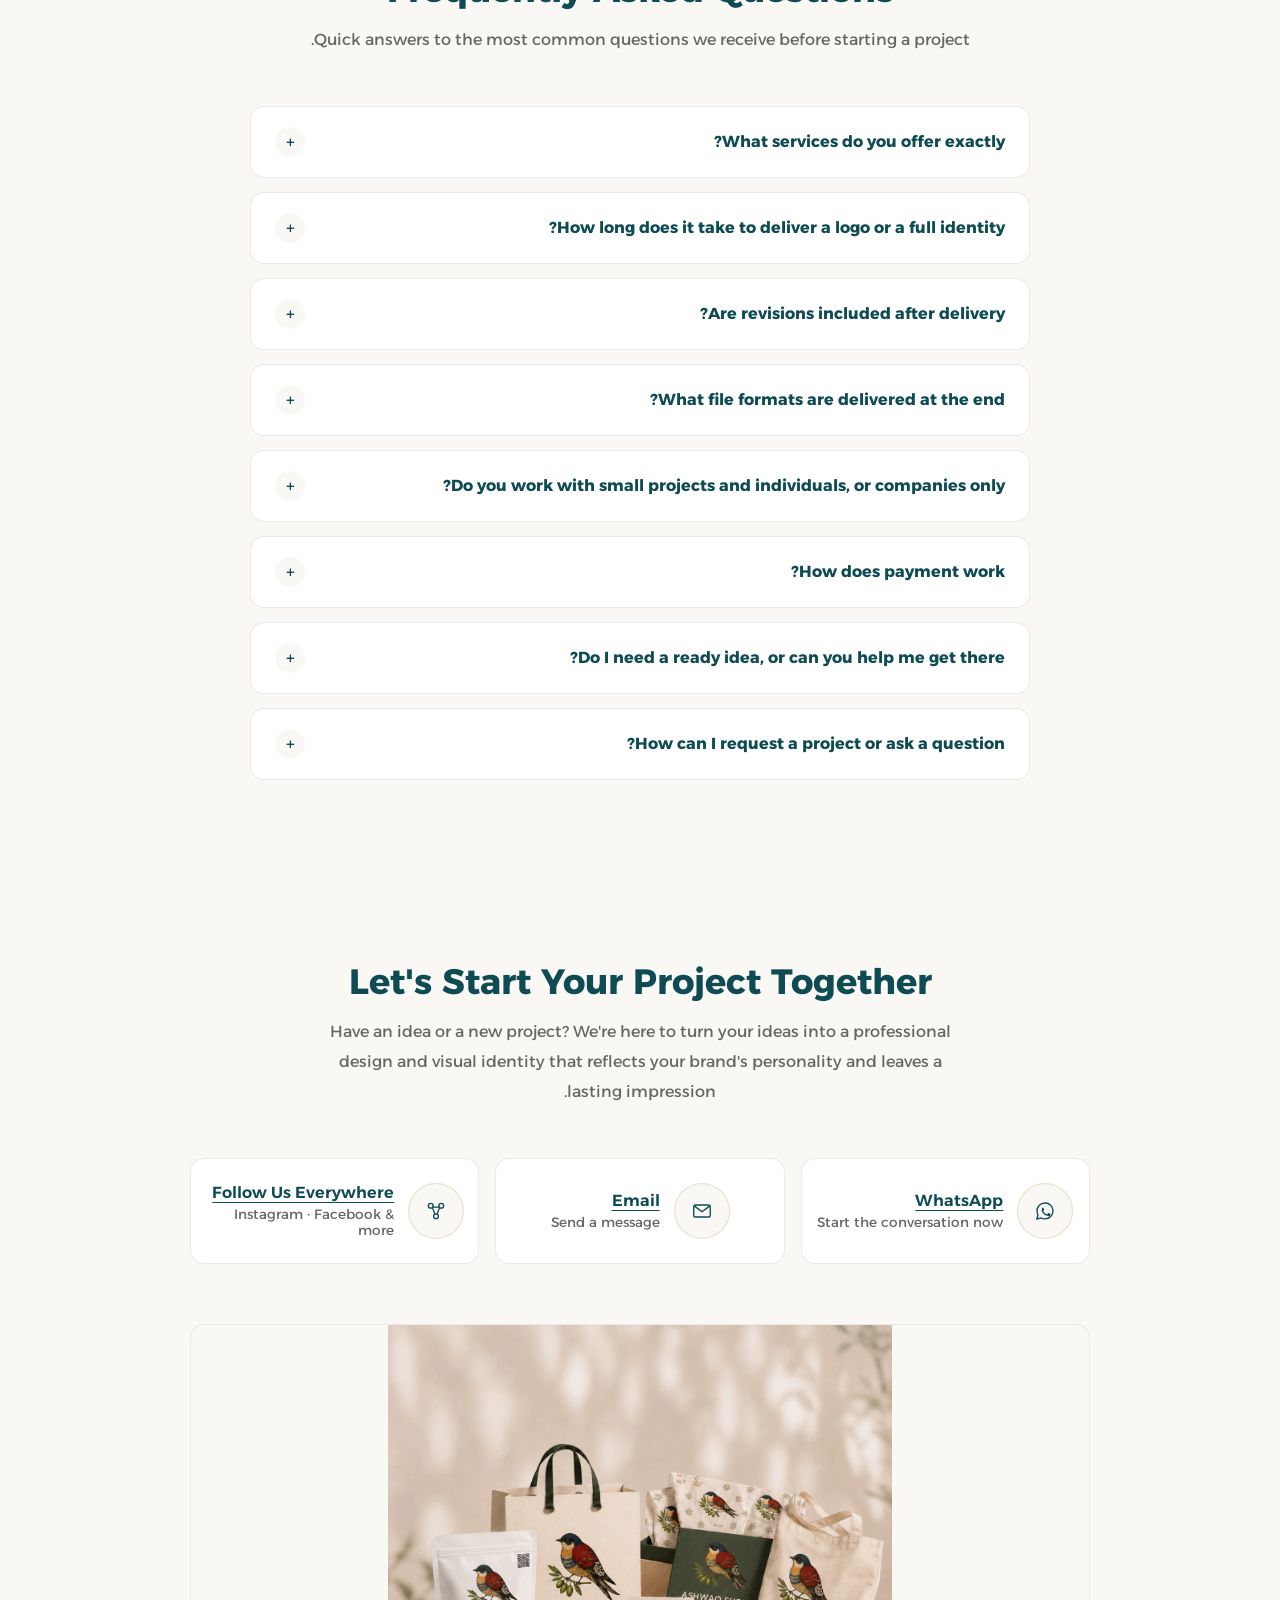
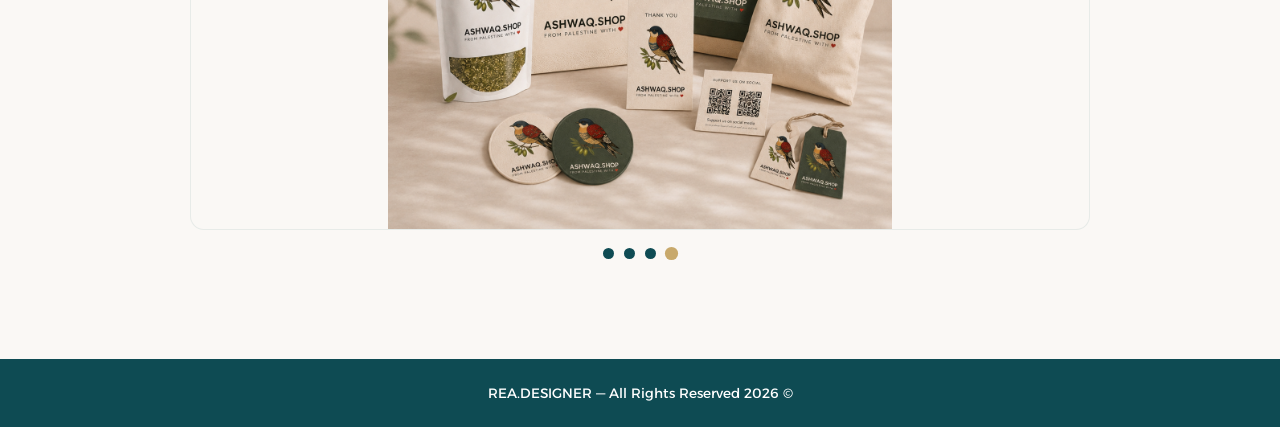
<file: index-en.html>
<!DOCTYPE html>
<html lang="en" dir="ltr">
<head>
<meta charset="UTF-8">
<meta name="color-scheme" content="light">
<meta name="viewport" content="width=device-width, initial-scale=1.0">
<title>REA.DESIGNER | Visual Identity Design Studio</title>
<meta name="description" content="REA.DESIGNER is a design studio specializing in visual identities, logos, print, and social media content.">
<link rel="preconnect" href="https://fonts.googleapis.com">
<link rel="preconnect" href="https://fonts.gstatic.com" crossorigin>
<link href="https://fonts.googleapis.com/css2?family=Alexandria:wght@300;400;500;600;700;800&display=swap" rel="stylesheet">
<link rel="stylesheet" href="css/style.css?v=16">
</head>
<body>
<header class="header">

<nav class="navbar">

    <!-- Logo -->
    <div class="logo">
        <a href="index-en.html#home">
            <img src="icons/rea-logo.png" alt="REA.DESIGNER">
        </a>
    </div>

    <div class="nav-right">
        <ul class="menu">
            <li><a href="index-en.html#home">Home</a></li>
            <li><a href="portfolio-en.html">Portfolio</a></li>
            <li><a href="index-en.html#about">About</a></li>
            <li><a href="index-en.html#testimonials">Testimonials</a></li>
            <li><a href="index-en.html#faq">FAQ</a></li>
            <li><a href="index-en.html#contact">Contact</a></li>
        </ul>

        <button class="lang-toggle" id="langToggle" type="button" aria-label="Change language">AR</button>

        <button class="menu-toggle" aria-label="Open menu" aria-expanded="false">
            <span></span>
            <span></span>
            <span></span>
        </button>
    </div>

</nav>

<ul class="mobile-menu">
    <li><a href="index-en.html#home">Home</a></li>
    <li><a href="portfolio-en.html">Portfolio</a></li>
    <li><a href="index-en.html#about">About</a></li>
    <li><a href="index-en.html#testimonials">Testimonials</a></li>
    <li><a href="index-en.html#faq">FAQ</a></li>
    <li><a href="index-en.html#contact">Contact</a></li>
</ul>

</header>

<!-- ============ Hero ============ -->
<section class="hero" id="home">
  <div class="hero-container">

    <div class="hero-image">
      <div class="hero-shape"></div>
      <img src="images/hero/hero-image.png" alt="REA.DESIGNER designer">
      <span class="gold-line"></span>
    </div>

    <div class="hero-content">
      <h1 class="hero-title">
        <span class="title-line1">From an idea to an</span>
        <span class="title-line2 highlight">identity that lasts</span>
      </h1>
      <p class="hero-description">
        We design visual identities and creative content that help brands stand out and build a memorable, powerful presence.
      </p>
      <div class="hero-buttons">
        <a href="portfolio-en.html" class="main-btn">Explore Portfolio</a>
        <a href="index-en.html#contact" class="second-btn">Contact Us</a>
      </div>
    </div>

  </div>
</section>

<!-- ============ Services ============ -->
<section class="services" id="services">
  <div class="services-container">
    <div class="section-header">
      <h2>What We Offer</h2>
      <p class="section-description">Professional design services that help brands build a strong, distinctive visual presence.</p>
    </div>

    <div class="services-grid">
      <div class="service-card">
        <div class="service-icon">📱</div>
        <h3>Social Media Design</h3>
        <p>Posts, stories, and reels with professional designs tailored to your brand.</p>
      </div>
      <div class="service-card">
        <div class="service-icon">🎨</div>
        <h3>Visual Identity</h3>
        <p>A complete visual identity system that reflects your brand's personality.</p>
      </div>
      <div class="service-card">
        <div class="service-icon">✨</div>
        <h3>Logo Design</h3>
        <p>Professional logos that build a strong identity and stay in customers' memory.</p>
      </div>
      <div class="service-card">
        <div class="service-icon">🖨️</div>
        <h3>Print Design</h3>
        <p>Business cards, brochures, and all commercial print materials.</p>
      </div>
    </div>
  </div>
</section>

<!-- ============ Latest Works ============ -->
<section class="latest-works">
  <div class="works-container">
    <div class="section-header">
      <h2>Latest Work</h2>
      <p class="section-description">A selected collection of projects that reflect our design style.</p>
    </div>

    <div class="works-grid">
      <div class="work-card">
        <img src="images/portfolio/latest-business-card.png" alt="Business card">
        <div class="work-content">
          <h3>Business Card</h3>
          <p>A business card design aligned with the brand's visual identity.</p>
        </div>
      </div>
      <div class="work-card">
        <img src="images/portfolio/latest-logo.png" alt="Logo design">
        <div class="work-content">
          <h3>Logo Design</h3>
          <p>A professional logo design that reflects the brand's personality.</p>
        </div>
      </div>
      <div class="work-card">
        <img src="images/portfolio/latest-print.png" alt="Print design">
        <div class="work-content">
          <h3>Print Design</h3>
          <p>High-quality print design work.</p>
        </div>
      </div>
      <div class="work-card">
        <img src="images/portfolio/latest-identity.png" alt="Visual identity">
        <div class="work-content">
          <h3>Visual Identity</h3>
          <p>Building a complete visual system for the brand.</p>
        </div>
      </div>
    </div>

    <div class="works-button">
      <a href="portfolio-en.html" class="all-works-btn">View All Work</a>
    </div>
  </div>
</section>

<!-- ============ About ============ -->
<section class="about" id="about">
  <div class="section-header">
    <h2>About Us</h2>
    <p class="section-description">A creative design studio specializing in building visual identities and creative content, helping brands appear professional and distinctive.</p>
  </div>

  <div class="about-grid">
    <div class="about-card">
      <div class="about-icon">
        <svg viewBox="0 0 48 48" fill="none" xmlns="http://www.w3.org/2000/svg">
          <circle cx="24" cy="24" r="17" stroke="currentColor" stroke-width="2"/>
          <circle cx="24" cy="24" r="10" stroke="currentColor" stroke-width="2"/>
          <circle cx="24" cy="24" r="3" fill="currentColor"/>
        </svg>
      </div>
      <h3>Our Vision</h3>
      <p>Building brands with a strong, distinctive visual identity.</p>
    </div>
    <div class="about-card">
      <div class="about-icon">
        <svg viewBox="0 0 48 48" fill="none" xmlns="http://www.w3.org/2000/svg">
          <path d="M24 6C17.4 6 12 11.4 12 18c0 4.6 2.6 8.6 6.4 10.6.6.3 1 .9 1 1.6v2.3h9.2v-2.3c0-.7.4-1.3 1-1.6C33.4 26.6 36 22.6 36 18c0-6.6-5.4-12-12-12Z" stroke="currentColor" stroke-width="2" stroke-linejoin="round"/>
          <path d="M19 37h10M20.5 41h7" stroke="currentColor" stroke-width="2" stroke-linecap="round"/>
        </svg>
      </div>
      <h3>Our Mission</h3>
      <p>Turning ideas into designs that combine creativity and simplicity.</p>
    </div>
    <div class="about-card">
      <div class="about-icon">
        <svg viewBox="0 0 48 48" fill="none" xmlns="http://www.w3.org/2000/svg">
          <rect x="7" y="7" width="15" height="15" rx="2" stroke="currentColor" stroke-width="2"/>
          <rect x="26" y="7" width="15" height="15" rx="2" stroke="currentColor" stroke-width="2"/>
          <rect x="7" y="26" width="15" height="15" rx="2" stroke="currentColor" stroke-width="2"/>
          <rect x="26" y="26" width="15" height="15" rx="2" stroke="currentColor" stroke-width="2"/>
        </svg>
      </div>
      <h3>Our Services</h3>
      <p>Logos, identities, print, social media content, and digital design.</p>
    </div>
  </div>

  <div class="stats">
    <div class="stats-container">
      <div class="stat-box">
        <h3>+85</h3>
        <p>Happy Clients</p>
      </div>
      <div class="stat-box">
        <h3>+90</h3>
        <p>Completed Projects</p>
      </div>
      <div class="stat-box">
        <h3>100%</h3>
        <p>Attention to Detail</p>
      </div>
      <div class="stat-box">
        <h3>+5</h3>
        <p>Professional Services</p>
      </div>
    </div>
  </div>
</section>

<!-- ============ Skills ============ -->
<section class="skills" id="skills">
  <div class="section-header">
    <h2>My Skills</h2>
    <p class="section-description">The main tools and software I use to deliver designs with professional quality.</p>
  </div>

  <div class="skills-wrapper">

    <div class="skill-item" style="--target-width:90%">
      <div class="skill-top"><span>Illustrator</span><span>90%</span></div>
      <div class="skill-bar"><div class="skill-bar-fill"></div></div>
    </div>

    <div class="skill-item" style="--target-width:85%">
      <div class="skill-top"><span>Photoshop</span><span>85%</span></div>
      <div class="skill-bar"><div class="skill-bar-fill"></div></div>
    </div>

    <div class="skill-item" style="--target-width:75%">
      <div class="skill-top"><span>InDesign</span><span>75%</span></div>
      <div class="skill-bar"><div class="skill-bar-fill"></div></div>
    </div>

    <div class="skill-item" style="--target-width:90%">
      <div class="skill-top"><span>Canva</span><span>90%</span></div>
      <div class="skill-bar"><div class="skill-bar-fill"></div></div>
    </div>

    <div class="skill-item" style="--target-width:70%">
      <div class="skill-top"><span>After Effects</span><span>70%</span></div>
      <div class="skill-bar"><div class="skill-bar-fill"></div></div>
    </div>

  </div>
</section>

<!-- ============ Testimonials ============ -->
<section class="testimonials" id="testimonials">
  <div class="section-header">
    <h2>Client Testimonials</h2>
    <p class="section-description">A few words from clients who enjoyed working with us. Originally written in Arabic.</p>
  </div>

  <div class="testimonials-wrapper">

    <div class="testimonials-track" id="testimonialsTrack">

      <div class="testimonial-card">
        <div class="testimonial-quote">"</div>
        <p class="testimonial-text">Truly, hats off to these talented hands — everything turned out beautiful, and the colors are calm and soothing, exactly what I wanted. Reliable, suitable, and delightful, and you were lovely and so was your work. Working with you was extremely comfortable.</p>
        <span class="testimonial-translated-note">— Translated from Arabic</span>
        <div class="testimonial-footer">
          <span class="testimonial-line"></span>
          <img class="testimonial-mark" src="icons/rea-logo.png" alt="REA.DESIGNER">
          <span class="testimonial-line"></span>
        </div>
      </div>

      <div class="testimonial-card">
        <div class="testimonial-quote">"</div>
        <p class="testimonial-text">I was very happy working with you — your commitment was to honesty and constant follow-up, no matter the time. Thank you for your effort and generosity. Honestly, you are so talented, and I loved the first design so much.</p>
        <span class="testimonial-translated-note">— Translated from Arabic</span>
        <div class="testimonial-footer">
          <span class="testimonial-line"></span>
          <img class="testimonial-mark" src="icons/rea-logo.png" alt="REA.DESIGNER">
          <span class="testimonial-line"></span>
        </div>
      </div>

      <div class="testimonial-card">
        <div class="testimonial-quote">"</div>
        <p class="testimonial-text">I'm the one who was delighted working with you — you never fell short despite all the revisions I asked for. Honestly, every option was beautiful; I'd like to go with the second logo because it truly represents me.</p>
        <span class="testimonial-translated-note">— Translated from Arabic</span>
        <div class="testimonial-footer">
          <span class="testimonial-line"></span>
          <img class="testimonial-mark" src="icons/rea-logo.png" alt="REA.DESIGNER">
          <span class="testimonial-line"></span>
        </div>
      </div>

    </div>

    <div class="testimonials-controls">
      <button class="testimonial-arrow" id="nextTestimonial">›</button>
      <div class="testimonials-dots" id="testimonialsDots"></div>
      <button class="testimonial-arrow" id="prevTestimonial">‹</button>
    </div>

  </div>
</section>

<!-- ============ FAQ ============ -->
<section class="faq" id="faq">
  <div class="section-header">
    <h2>Frequently Asked Questions</h2>
    <p class="section-description">Quick answers to the most common questions we receive before starting a project.</p>
  </div>

  <div class="faq-list">
    <div class="faq-item">
      <button class="faq-question" type="button">
        <span>What services do you offer exactly?</span>
        <span class="faq-icon">+</span>
      </button>
      <div class="faq-answer">
        <p>We offer logo design, complete visual identities, social media content (posts, reels, stories), business cards, and print materials (invitations, brochures, and any commercial print item).</p>
      </div>
    </div>

    <div class="faq-item">
      <button class="faq-question" type="button">
        <span>How long does it take to deliver a logo or a full identity?</span>
        <span class="faq-icon">+</span>
      </button>
      <div class="faq-answer">
        <p>A logo alone usually takes 3-5 business days, while a complete visual identity (logo + cards + applications) takes 1-2 weeks depending on the project's scope.</p>
      </div>
    </div>

    <div class="faq-item">
      <button class="faq-question" type="button">
        <span>Are revisions included after delivery?</span>
        <span class="faq-icon">+</span>
      </button>
      <div class="faq-answer">
        <p>Yes, every project includes two free revision rounds to ensure the final result meets your expectations.</p>
      </div>
    </div>

    <div class="faq-item">
      <button class="faq-question" type="button">
        <span>What file formats are delivered at the end?</span>
        <span class="faq-icon">+</span>
      </button>
      <div class="faq-answer">
        <p>Files are delivered in multiple formats depending on use: PNG and JPG for quick use, PDF for printing, and an editable source file (AI/PSD) for future edits.</p>
      </div>
    </div>

    <div class="faq-item">
      <button class="faq-question" type="button">
        <span>Do you work with small projects and individuals, or companies only?</span>
        <span class="faq-icon">+</span>
      </button>
      <div class="faq-answer">
        <p>Absolutely — we work with individuals (wedding invitations, personal cards) as well as small business owners, shops, and companies alike.</p>
      </div>
    </div>

    <div class="faq-item">
      <button class="faq-question" type="button">
        <span>How does payment work?</span>
        <span class="faq-icon">+</span>
      </button>
      <div class="faq-answer">
        <p>A deposit (part of the total amount) is paid at the start of the project, with the remainder due after final delivery. Payment is available via bank transfer, Reflect, or PalPay.</p>
      </div>
    </div>

    <div class="faq-item">
      <button class="faq-question" type="button">
        <span>Do I need a ready idea, or can you help me get there?</span>
        <span class="faq-icon">+</span>
      </button>
      <div class="faq-answer">
        <p>Not at all — we typically start with a simple discovery session (a conversation or a meeting) to understand your brand and target audience, then propose ideas based on that understanding.</p>
      </div>
    </div>

    <div class="faq-item">
      <button class="faq-question" type="button">
        <span>How can I request a project or ask a question?</span>
        <span class="faq-icon">+</span>
      </button>
      <div class="faq-answer">
        <p>You can reach out directly via WhatsApp or email from the <a href="#contact" class="faq-inline-link">"Contact"</a> section, and we'll respond as soon as possible.</p>
      </div>
    </div>
  </div>
</section>

<!-- ============ Contact ============ -->
<section class="contact-section" id="contact">
  <div class="contact-wrapper">

    <div class="section-header">
      <h2>Let's Start Your Project Together</h2>
      <p class="section-description">
        Have an idea or a new project? We're here to turn your ideas into a professional design and visual identity that reflects your brand's personality and leaves a lasting impression.
      </p>
    </div>

    <div class="contact-info">
      <a href="#" id="whatsapp-link" target="_blank" class="contact-card">
        <span class="contact-icon">
          <svg viewBox="0 0 32 32" fill="none" xmlns="http://www.w3.org/2000/svg">
            <path d="M16 5.3c-5.9 0-10.7 4.8-10.7 10.7 0 1.9.5 3.7 1.4 5.3L5 26.7l5.6-1.6c1.5.8 3.2 1.3 5 1.3H16c5.9 0 10.7-4.8 10.7-10.7S21.9 5.3 16 5.3Z" stroke="currentColor" stroke-width="1.8" stroke-linejoin="round"/>
            <path d="M11.6 12.2c.3-.7.6-.7.9-.7h.7c.2 0 .5 0 .7.5s.9 2.1.9 2.3.1.3 0 .5-.2.3-.4.5l-.5.6c-.2.2-.3.4-.1.7.2.4 1 1.4 2.1 2.3 1.4 1.2 2.1 1.4 2.4 1.5.3.1.5.1.7-.1s.9-1 1.1-1.3.5-.3.8-.2l1.9.9c.3.1.5.2.5.4.1.5.1 1-.1 1.5-.3.6-1.5 1.3-2.1 1.3-.6.1-1.2.2-3.7-.8-3-1.2-4.9-4.2-5-4.4-.1-.2-.9-1.3-.9-2.4 0-1.2.6-1.7.8-2Z" fill="currentColor"/>
          </svg>
        </span>
        <div>
          <h3>WhatsApp</h3>
          <p>Start the conversation now</p>
        </div>
      </a>
      <a href="#" id="email-link" class="contact-card">
        <span class="contact-icon">
          <svg viewBox="0 0 32 32" fill="none" xmlns="http://www.w3.org/2000/svg">
            <rect x="5" y="8" width="22" height="16" rx="2.5" stroke="currentColor" stroke-width="1.8"/>
            <path d="M6 9.5 16 17l10-7.5" stroke="currentColor" stroke-width="1.8" stroke-linecap="round" stroke-linejoin="round"/>
          </svg>
        </span>
        <div>
          <h3>Email</h3>
          <p>Send a message</p>
        </div>
      </a>
      <a href="#" id="linktree-link" target="_blank" class="contact-card">
        <span class="contact-icon">
          <svg viewBox="0 0 32 32" fill="none" xmlns="http://www.w3.org/2000/svg">
            <circle cx="9" cy="9" r="3.2" stroke="currentColor" stroke-width="1.8"/>
            <circle cx="23" cy="9" r="3.2" stroke="currentColor" stroke-width="1.8"/>
            <circle cx="16" cy="23" r="3.2" stroke="currentColor" stroke-width="1.8"/>
            <path d="M11.5 10.8 20.5 10.8M11.2 11.5 14.7 20.3M20.8 11.5 17.3 20.3" stroke="currentColor" stroke-width="1.8" stroke-linecap="round"/>
          </svg>
        </span>
        <div>
          <h3>Follow Us Everywhere</h3>
          <p>Instagram · Facebook & more</p>
        </div>
      </a>
    </div>

    <div class="contact-slider">
      <div class="slider-container">
        <div class="slide active"><img src="images/contact/contact1.png" alt="Gallery 1"></div>
        <div class="slide"><img src="images/contact/contact2.png" alt="Gallery 2"></div>
        <div class="slide"><img src="images/contact/contact3.png" alt="Gallery 3"></div>
        <div class="slide"><img src="images/contact/contact4.png" alt="Gallery 4"></div>
      </div>
      <div class="slider-dots">
        <span class="dot active" data-index="0"></span>
        <span class="dot" data-index="1"></span>
        <span class="dot" data-index="2"></span>
        <span class="dot" data-index="3"></span>
      </div>
    </div>

  </div>
</section>

<footer class="footer">
  <p>© <span id="year"></span> REA.DESIGNER — All Rights Reserved</p>
</footer>

<script src="js/script.js?v=16"></script>
</body>
</html>
</file>
<file: css/style.css>
/* ===========================================================
   REA.DESIGNER — style.css
   Primary Green #0E4B53 | Gold #C8A96B | BG #FAF8F5
   Text #222222 | Gray #666666 | Font: Alexandria
=========================================================== */

:root{
  --green: #0E4B53;
  --gold: #C8A96B;
  --bg: #FAF8F5;
  --text: #222222;
  --gray: #666666;
  --white: #FFFFFF;
  --radius: 14px;
  --transition: .3s ease;
}

*{
  margin: 0;
  padding: 0;
  box-sizing: border-box;
}

html{
  scroll-behavior: smooth;
}

section[id]{
  scroll-margin-top: 100px;
}

body{
  font-family: 'Alexandria', sans-serif;
  background: var(--bg);
  color: var(--text);
  direction: rtl;
  text-align: right;
  overflow-x: hidden;
}

a{
  text-decoration: none;
  color: inherit;
}

ul{
  list-style: none;
}

img{
  max-width: 100%;
  display: block;
}

button{
  font-family: inherit;
}

.section-header{
  text-align: center;
  max-width: 700px;
  margin: 0 auto 50px;
  padding: 0 20px;
}

.section-header h1,
.section-header h2{
  color: var(--green);
  font-size: 2.2rem;
  font-weight: 700;
  margin-bottom: 14px;
}

.section-subtitle{
  color: var(--gold);
  font-weight: 600;
  letter-spacing: .5px;
  margin-bottom: 10px;
}

.section-description{
  color: var(--gray);
  font-size: 1rem;
  line-height: 1.9;
}

/* ===========================================================
   Navbar
   Structure (identical on every page):
   header.header > nav.navbar > [.logo , .nav-right(.menu , .menu-toggle)]
   header.header > ul.mobile-menu
=========================================================== */
.header{
  position: sticky;
  top: 0;
  z-index: 1000;
  background: var(--bg);
  border-bottom: 1px solid rgba(14,75,83,.08);
}

.navbar{
  max-width: 1200px;
  margin: 0 auto;
  display: flex;
  align-items: center;
  justify-content: space-between;
  padding: 10px 24px;
  gap: 20px;
  min-height: 92px;
  flex-wrap: wrap;
  row-gap: 10px;
}

/* على الحاسوب: نقرّب العناوين من اللوجو بدل ما تنشد لطرف الصفحة التاني
   وتسيب فراغ ميت بالنص */
@media (min-width: 861px){
  .navbar{
    justify-content: flex-start;
    gap: 64px;
  }
}

.nav-right{
  display: flex;
  align-items: center;
  gap: 30px;
  flex-wrap: wrap;
  row-gap: 10px;
}

.logo{
  flex-shrink: 0;
}

.logo img{
  height: 130px;
  width: auto;
  display: block;
}

.menu{
  display: flex;
  align-items: center;
  gap: 30px;
  flex-wrap: nowrap;
}

.menu a{
  font-weight: 600;
  font-size: 1.05rem;
  letter-spacing: .2px;
  color: var(--text);
  transition: color var(--transition);
  position: relative;
  white-space: nowrap;
}

.menu a::after{
  content: "";
  position: absolute;
  right: 0;
  bottom: -6px;
  width: 0;
  height: 2px;
  background: var(--gold);
  transition: width var(--transition);
}

.menu a:hover,
.menu a.active-link{
  color: var(--green);
}

.menu a:hover::after,
.menu a.active-link::after{
  width: 100%;
}

.lang-toggle{
  background: var(--bg);
  color: var(--green);
  border: 1px solid rgba(14,75,83,.15);
  border-radius: 999px;
  padding: 7px 16px;
  font-family: 'Alexandria', sans-serif;
  font-weight: 700;
  font-size: .8rem;
  letter-spacing: .5px;
  cursor: pointer;
  transition: background var(--transition), color var(--transition), border-color var(--transition);
  flex-shrink: 0;
}

.lang-toggle:hover{
  background: var(--green);
  color: var(--white);
  border-color: var(--green);
}

.lang-toast{
  position: fixed;
  bottom: 30px;
  left: 50%;
  transform: translateX(-50%) translateY(20px);
  background: var(--green);
  color: var(--white);
  padding: 12px 24px;
  border-radius: 999px;
  font-family: 'Alexandria', sans-serif;
  font-weight: 600;
  font-size: .88rem;
  box-shadow: 0 10px 30px rgba(0,0,0,.25);
  z-index: 2000;
  opacity: 0;
  pointer-events: none;
  transition: opacity .25s ease, transform .25s ease;
}

.lang-toast.active{
  opacity: 1;
  transform: translateX(-50%) translateY(0);
}

/* بريدكرمب صغير ثابت تحت الهيدر - بيبين بس لما نكون جوا قسم/مشروع/صورة مفتوحة */
.page-breadcrumb{
  display: none;
  position: sticky;
  top: 92px;
  z-index: 950;
  background: var(--bg);
  border-bottom: 1px solid rgba(14,75,83,.08);
}

@media (max-width: 860px){
  .page-breadcrumb{ top: 76px; }
}

@media (max-width: 640px){
  .page-breadcrumb{ top: 66px; }
}

.page-breadcrumb.active{
  display: block;
}

.page-breadcrumb-inner{
  max-width: 1200px;
  margin: 0 auto;
  padding: 12px 24px;
  display: flex;
  align-items: center;
  gap: 6px;
  flex-wrap: wrap;
  font-size: .85rem;
}

.page-breadcrumb-inner .crumb-link{
  background: none;
  border: none;
  padding: 2px;
  font-family: 'Alexandria', sans-serif;
  font-size: .85rem;
  font-weight: 600;
  color: var(--gray);
  cursor: pointer;
  text-decoration: underline;
  text-decoration-color: transparent;
  transition: color var(--transition), text-decoration-color var(--transition);
  white-space: nowrap;
}

.page-breadcrumb-inner .crumb-link:hover{
  color: var(--green);
  text-decoration-color: var(--green);
}

.page-breadcrumb-inner .crumb-sep{
  color: rgba(14,75,83,.3);
}

.page-breadcrumb-inner .crumb-current{
  color: var(--green);
  font-weight: 700;
  white-space: nowrap;
  overflow: hidden;
  text-overflow: ellipsis;
}

.menu-toggle{
  display: none;
  flex-direction: column;
  align-items: center;
  justify-content: center;
  gap: 5px;
  width: 46px;
  height: 46px;
  background: var(--bg);
  border: 1px solid rgba(14,75,83,.12);
  border-radius: 12px;
  cursor: pointer;
  flex-shrink: 0;
  transition: background var(--transition), border-color var(--transition);
}

.menu-toggle:hover,
.menu-toggle.active{
  background: rgba(14,75,83,.08);
  border-color: rgba(14,75,83,.22);
}

.menu-toggle span{
  width: 20px;
  height: 2px;
  background: var(--green);
  border-radius: 2px;
  transition: all var(--transition);
}

.menu-toggle.active span:nth-child(1){ transform: translateY(7px) rotate(45deg); }
.menu-toggle.active span:nth-child(2){ opacity: 0; }
.menu-toggle.active span:nth-child(3){ transform: translateY(-7px) rotate(-45deg); }

.mobile-menu{
  display: none;
  flex-direction: column;
  background: var(--white);
  border-top: 1px solid rgba(14,75,83,.08);
  overflow: hidden;
  max-height: 0;
  box-shadow: 0 12px 24px rgba(5,59,66,.08);
  transition: max-height .35s cubic-bezier(.4,0,.2,1);
}

.mobile-menu.active{
  max-height: 340px;
}

.mobile-menu li{
  border-bottom: 1px solid rgba(14,75,83,.06);
}

.mobile-menu a{
  display: flex;
  align-items: center;
  justify-content: space-between;
  padding: 17px 24px;
  font-weight: 600;
  font-size: 1.02rem;
  border-right: 3px solid transparent;
  transition: border-color .25s ease, background .25s ease, color .25s ease;
}

.mobile-menu a::after{
  content: "‹";
  font-size: 1.2rem;
  color: rgba(14,75,83,.35);
}

.mobile-menu a:hover,
.mobile-menu a:active{
  background: var(--bg);
  color: var(--green);
  border-right-color: var(--gold);
}

/* Desktop: show inline menu, hide the hamburger + dropdown entirely   */
@media (min-width: 861px){
  .menu-toggle{ display: none !important; }
  .mobile-menu{ display: none !important; }
}

/* Mobile / tablet: hide inline menu, show hamburger + dropdown only   */
@media (max-width: 860px){
  .menu{ display: none; }
  .menu-toggle{ display: flex; }
  .mobile-menu{ display: flex; }
}

/* ===========================================================
   Hero
=========================================================== */
.hero{
  padding: 60px 24px;
}

.hero-container{
  max-width: 1200px;
  margin: 0 auto;
  display: flex;
  align-items: center;
  justify-content: space-between;
  gap: 60px;
}

.hero-image{
  position: relative;
  flex: 0 0 380px;
  display: flex;
  align-items: center;
  justify-content: center;
}

.hero-shape{
  position: absolute;
  right: 0;
  top: 50%;
  transform: translateY(-50%);
  width: 300px;
  height: 300px;
  background: var(--green);
  border-radius: 50%;
  z-index: 0;
}

.hero-image img{
  position: relative;
  z-index: 1;
  max-width: 320px;
  margin: 0 auto;
}

.gold-line{
  position: absolute;
  left: -10px;
  top: 10%;
  width: 4px;
  height: 80%;
  background: var(--gold);
  border-radius: 4px;
}

.hero-content{
  flex: 1;
  max-width: 560px;
}

.hero-title{
  font-size: 3rem;
  font-weight: 800;
  color: var(--green);
  margin-bottom: 22px;
}

.hero-title span{
  display: block;
  line-height: 1.35;
}

.hero-title .title-line1{
  margin-bottom: 16px;
}

.hero-title .highlight{
  color: var(--gold);
}

.hero-description{
  color: var(--gray);
  font-size: 1.05rem;
  line-height: 2;
  margin-bottom: 34px;
  max-width: 480px;
}

.hero-buttons{
  display: flex;
  gap: 18px;
  flex-wrap: wrap;
}

.main-btn,
.second-btn,
.all-works-btn{
  display: inline-block;
  padding: 15px 32px;
  border-radius: 50px;
  font-weight: 600;
  font-size: .95rem;
  cursor: pointer;
  transition: all var(--transition);
  border: 2px solid transparent;
}

.main-btn,
.all-works-btn{
  background: var(--green);
  color: var(--white);
  border-color: var(--green);
}

.main-btn:hover,
.all-works-btn:hover{
  background: transparent;
  color: var(--green);
}

.second-btn{
  background: transparent;
  color: var(--green);
  border-color: var(--green);
}

.second-btn:hover{
  background: var(--green);
  color: var(--white);
}

/* ===========================================================
   Services
=========================================================== */
.services{
  padding: 90px 24px;
  background: var(--white);
}

.services-container{
  max-width: 1200px;
  margin: 0 auto;
}

.services-grid{
  display: grid;
  grid-template-columns: repeat(4, 1fr);
  gap: 26px;
}

.service-card{
  background: var(--bg);
  border-radius: var(--radius);
  padding: 34px 24px;
  text-align: center;
  transition: transform var(--transition), box-shadow var(--transition);
}

.service-card:hover{
  transform: translateY(-8px);
  box-shadow: 0 16px 32px rgba(14,75,83,.12);
}

.service-icon{
  font-size: 2.2rem;
  margin-bottom: 16px;
}

.service-card h3{
  color: var(--green);
  font-size: 1.1rem;
  margin-bottom: 10px;
}

.service-card p{
  color: var(--gray);
  font-size: .92rem;
  line-height: 1.8;
}

/* ===========================================================
   Latest Works
=========================================================== */
.latest-works{
  padding: 90px 24px;
  background: var(--bg);
}

.works-container{
  max-width: 1200px;
  margin: 0 auto;
}

.works-grid{
  display: grid;
  grid-template-columns: repeat(4, 1fr);
  gap: 24px;
  margin-bottom: 46px;
}

.work-card{
  background: var(--white);
  border-radius: var(--radius);
  overflow: hidden;
  transition: transform var(--transition), box-shadow var(--transition);
}

.work-card:hover{
  transform: translateY(-8px);
  box-shadow: 0 16px 32px rgba(14,75,83,.12);
}

.work-card img{
  width: 100%;
  aspect-ratio: 4/3;
  object-fit: cover;
}

.work-content{
  padding: 18px 20px;
}

.work-content h3{
  color: var(--green);
  font-size: 1.05rem;
  margin-bottom: 6px;
}

.work-content p{
  color: var(--gray);
  font-size: .88rem;
  line-height: 1.7;
}

.works-button{
  text-align: center;
}

/* ===========================================================
   About
=========================================================== */
.about{
  padding: 90px 24px;
  background: var(--white);
}

.about-grid{
  max-width: 800px;
  margin: 0 auto 60px;
  display: flex;
  flex-direction: column;
  gap: 20px;
  padding: 0 24px;
}

.about-card{
  background: var(--bg);
  border: 1px solid rgba(14,75,83,.08);
  border-radius: var(--radius);
  padding: 36px 30px;
  text-align: center;
  position: relative;
  overflow: hidden;
  transition: transform var(--transition), box-shadow var(--transition);
}

.about-card::after{
  content: "";
  position: absolute;
  bottom: 0;
  right: 0;
  left: 0;
  height: 3px;
  background: var(--gold);
  transform: scaleX(0);
  transform-origin: center;
  transition: transform var(--transition);
}

.about-card:hover{
  transform: translateY(-4px);
  box-shadow: 0 12px 28px rgba(14,75,83,.1);
}

.about-card:hover::after{
  transform: scaleX(1);
}

.about-icon{
  width: 72px;
  height: 72px;
  margin: 0 auto 18px;
  background: var(--white);
  border: 1px solid rgba(200,169,107,.35);
  border-radius: 50%;
  display: flex;
  align-items: center;
  justify-content: center;
  color: var(--green);
}

.about-icon svg{
  width: 30px;
  height: 30px;
}

.about-card h3{
  color: var(--green);
  margin-bottom: 10px;
}

.about-card p{
  color: var(--gray);
  font-size: .92rem;
  line-height: 1.8;
}

.stats{
  background: var(--bg);
}

.stats-container{
  max-width: 1000px;
  margin: 0 auto;
  display: grid;
  grid-template-columns: repeat(4, 1fr);
  gap: 20px;
}

.stat-box{
  background: var(--white);
  border-radius: var(--radius);
  padding: 30px 10px;
  text-align: center;
}

.stat-box h3{
  color: var(--green);
  font-size: 1.9rem;
  font-weight: 800;
  margin-bottom: 8px;
}

.stat-box p{
  color: var(--gray);
  font-size: .88rem;
}

/* ===========================================================
   Skills ("مهاراتي")
=========================================================== */
.skills{
  padding: 90px 24px;
  background: var(--bg);
}

.skills-wrapper{
  max-width: 700px;
  margin: 0 auto;
  padding: 0 24px;
  display: flex;
  flex-direction: column;
  gap: 26px;
}

.skill-item{
  width: 100%;
}

.skill-top{
  display: flex;
  align-items: center;
  justify-content: space-between;
  margin-bottom: 10px;
}

.skill-top span:first-child{
  color: var(--green);
  font-weight: 600;
  font-size: 1rem;
}

.skill-top span:last-child{
  color: var(--gold);
  font-weight: 700;
  font-size: .95rem;
}

.skill-bar{
  width: 100%;
  height: 10px;
  border-radius: 50px;
  background: rgba(14,75,83,.1);
  overflow: hidden;
}

.skill-bar-fill{
  height: 100%;
  width: 0%;
  border-radius: 50px;
  background: linear-gradient(90deg, var(--gold), var(--green));
  transition: width 1.1s ease;
}

.skill-item.in-view .skill-bar-fill{
  width: var(--target-width);
}

/* ===========================================================
   Testimonials ("آراء العملاء")
=========================================================== */
.testimonials{
  padding: 90px 24px;
  background: var(--white);
  scroll-margin-top: 130px;
}

.testimonials-wrapper{
  max-width: 1200px;
  margin: 0 auto;
  position: relative;
  overflow: hidden;
}

.testimonials-track{
  display: flex;
  gap: 0;
  transition: transform .5s ease;
}

.testimonial-card{
  background: var(--bg);
  border: 1px solid rgba(14,75,83,.08);
  border-radius: var(--radius);
  padding: 34px 28px;
  margin: 0 12px;
  flex: 0 0 calc(100% - 24px);
  text-align: center;
}

.testimonial-quote{
  font-size: 2.4rem;
  color: var(--gold);
  line-height: 1;
  margin-bottom: 14px;
  font-family: Georgia, serif;
}

.testimonial-text{
  color: var(--text);
  font-size: .98rem;
  line-height: 1.9;
  margin-bottom: 22px;
  min-height: 96px;
}

.testimonial-translated-note{
  display: block;
  color: var(--gray);
  font-size: .78rem;
  font-style: italic;
  margin-top: -14px;
  margin-bottom: 18px;
}

.testimonial-footer{
  display: flex;
  align-items: center;
  justify-content: center;
  gap: 14px;
}

.testimonial-line{
  width: 36px;
  height: 1px;
  background: var(--gold);
  opacity: .6;
}

.testimonial-mark{
  width: 26px;
  height: 26px;
  object-fit: contain;
  opacity: .85;
}

.testimonials-controls{
  display: flex;
  align-items: center;
  justify-content: center;
  gap: 18px;
  margin-top: 30px;
}

.testimonial-arrow{
  width: 38px;
  height: 38px;
  border-radius: 50%;
  border: 2px solid var(--green);
  background: transparent;
  color: var(--green);
  font-size: 1rem;
  cursor: pointer;
  display: flex;
  align-items: center;
  justify-content: center;
  transition: all var(--transition);
}

.testimonial-arrow:hover{
  background: var(--green);
  color: var(--white);
}

.testimonials-dots{
  display: flex;
  gap: 10px;
}

.testimonials-dots .dot{
  width: 10px;
  height: 10px;
  border-radius: 50%;
  background: var(--green);
  opacity: .3;
  cursor: pointer;
  transition: all var(--transition);
}

.testimonials-dots .dot.active{
  background: var(--gold);
  opacity: 1;
  transform: scale(1.2);
}

@media (min-width: 861px){
  .testimonials-track{ gap: 24px; }
  .testimonial-card{ flex: 0 0 calc(33.333% - 16px); margin: 0; }
  .testimonials-controls{ display: none; }
}

/* ===========================================================
   Contact
=========================================================== */
/* ============ FAQ ============ */
.faq{
  padding: 90px 24px;
  background: var(--bg);
}

.faq-list{
  max-width: 780px;
  margin: 0 auto;
  display: flex;
  flex-direction: column;
  gap: 14px;
}

.faq-item{
  background: var(--white);
  border: 1px solid rgba(14,75,83,.1);
  border-radius: var(--radius);
  overflow: hidden;
  transition: border-color var(--transition);
}

.faq-item.active{
  border-color: var(--gold);
}

.faq-question{
  width: 100%;
  display: flex;
  align-items: center;
  justify-content: space-between;
  gap: 16px;
  background: none;
  border: none;
  padding: 20px 24px;
  cursor: pointer;
  text-align: right;
  font-family: 'Alexandria', sans-serif;
  font-weight: 700;
  font-size: 1rem;
  color: var(--green);
}

.faq-icon{
  flex-shrink: 0;
  width: 30px;
  height: 30px;
  border-radius: 50%;
  background: var(--bg);
  color: var(--green);
  display: flex;
  align-items: center;
  justify-content: center;
  font-size: 1.1rem;
  font-weight: 400;
  transition: transform var(--transition), background var(--transition), color var(--transition);
}

.faq-item.active .faq-icon{
  transform: rotate(45deg);
  background: var(--gold);
  color: var(--white);
}

.faq-answer{
  max-height: 0;
  overflow: hidden;
  transition: max-height .35s ease, padding var(--transition);
  padding: 0 24px;
}

.faq-item.active .faq-answer{
  max-height: 300px;
  padding: 0 24px 22px;
}

.faq-answer p{
  color: var(--gray);
  font-size: .92rem;
  line-height: 1.9;
}

.faq-inline-link{
  color: var(--green);
  font-weight: 700;
  text-decoration: underline;
  text-decoration-color: var(--gold);
}

.faq-inline-link:hover{
  color: var(--gold);
}

@media (max-width: 640px){
  .faq{ padding: 60px 20px; }
  .faq-question{ padding: 16px 18px; font-size: .94rem; }
  .faq-answer{ padding: 0 18px; }
  .faq-item.active .faq-answer{ padding: 0 18px 18px; }
}

.contact-section{
  padding: 90px 24px 100px;
  background: var(--bg);
}

.contact-wrapper{
  max-width: 900px;
  margin: 0 auto;
}

.contact-info{
  display: grid;
  grid-template-columns: repeat(3, 1fr);
  gap: 16px;
  margin-bottom: 60px;
}

.contact-card{
  display: flex;
  align-items: center;
  justify-content: center;
  gap: 14px;
  background: var(--white);
  border: 1px solid rgba(14,75,83,.1);
  border-radius: var(--radius);
  padding: 24px 14px;
  text-align: right;
  transition: all var(--transition);
}

.contact-card:hover{
  border-color: var(--gold);
  box-shadow: 0 10px 24px rgba(14,75,83,.08);
}

.contact-card img{
  width: 60px;
  height: 60px;
  border-radius: 50%;
  order: 1;
  flex-shrink: 0;
}

.contact-icon{
  width: 56px;
  height: 56px;
  border-radius: 50%;
  background: var(--bg);
  border: 1px solid rgba(200,169,107,.35);
  display: flex;
  align-items: center;
  justify-content: center;
  color: var(--green);
  order: 1;
  flex-shrink: 0;
  transition: background var(--transition), color var(--transition);
}

.contact-icon svg{
  width: 24px;
  height: 24px;
}

.contact-card:hover .contact-icon{
  background: var(--green);
  color: var(--white);
}

.contact-card > div{
  order: 2;
}

.contact-card h3{
  display: inline-block;
  color: var(--green);
  font-size: 1rem;
  font-weight: 600;
  margin-bottom: 4px;
  text-decoration: underline;
  text-underline-offset: 4px;
  transition: color var(--transition);
}

.contact-card:hover h3{
  color: var(--gold);
}

.contact-card p{
  color: var(--gray);
  font-size: .85rem;
}

/* Slider */
.contact-slider{
  position: relative;
}

.slider-container{
  position: relative;
  width: 100%;
  aspect-ratio: 16/9;
  border-radius: var(--radius);
  overflow: hidden;
  background: var(--bg);
  border: 1px solid rgba(14,75,83,.08);
}

.slide{
  position: absolute;
  inset: 0;
  opacity: 0;
  visibility: hidden;
  transition: opacity .6s ease;
}

.slide.active{
  opacity: 1;
  visibility: visible;
}

.slide img{
  width: 100%;
  height: 100%;
  object-fit: contain;
}

.slider-dots{
  display: flex;
  justify-content: center;
  gap: 10px;
  margin-top: 18px;
}

.dot{
  width: 11px;
  height: 11px;
  border-radius: 50%;
  background: var(--green);
  cursor: pointer;
  transition: background var(--transition), transform var(--transition);
}

.dot.active{
  background: var(--gold);
  transform: scale(1.2);
}

/* ===========================================================
   Portfolio Page
=========================================================== */
.portfolio-hero{
  padding: 70px 24px 20px;
}

.portfolio-filters{
  padding: 0 24px 10px;
}

.portfolio-search{
  max-width: 420px;
  margin: 0 auto 24px;
  position: relative;
  display: flex;
  align-items: center;
}

.portfolio-search svg{
  position: absolute;
  right: 16px;
  width: 18px;
  height: 18px;
  color: var(--gray);
  pointer-events: none;
}

.portfolio-search input{
  width: 100%;
  padding: 13px 46px 13px 18px;
  border-radius: 999px;
  border: 1px solid rgba(14,75,83,.15);
  background: var(--white);
  font-family: 'Alexandria', sans-serif;
  font-size: .9rem;
  color: var(--text);
  transition: border-color var(--transition), box-shadow var(--transition);
}

.portfolio-search input:focus{
  outline: none;
  border-color: var(--gold);
  box-shadow: 0 0 0 3px rgba(200,169,107,.15);
}

.portfolio-search input::placeholder{
  color: var(--gray);
}

.filter-buttons{
  max-width: 1000px;
  margin: 0 auto;
  display: flex;
  flex-wrap: wrap;
  justify-content: center;
  gap: 12px;
}

.filter-btn{
  padding: 10px 22px;
  border-radius: 50px;
  border: 2px solid var(--green);
  background: transparent;
  color: var(--green);
  font-family: inherit;
  font-weight: 600;
  font-size: .9rem;
  cursor: pointer;
  transition: all var(--transition);
}

.filter-btn:hover,
.filter-btn.active{
  background: var(--green);
  color: var(--white);
}

/* Social sub-tabs (ريلز / ستوري / بوستات) */
.social-subtabs{
  display: none;
  max-width: 1000px;
  margin: 22px auto 0;
  padding: 0 24px;
  flex-wrap: wrap;
  justify-content: center;
  gap: 10px;
}

.social-subtabs.active{
  display: flex;
}

.subtab-btn{
  padding: 8px 20px;
  border-radius: 50px;
  border: 2px solid var(--gold);
  background: transparent;
  color: var(--gold);
  font-family: inherit;
  font-weight: 600;
  font-size: .85rem;
  cursor: pointer;
  transition: all var(--transition);
}

.subtab-btn:hover,
.subtab-btn.active{
  background: var(--gold);
  color: var(--white);
}

.portfolio-gallery{
  padding: 40px 24px 100px;
}

.portfolio-grid{
  max-width: 1200px;
  margin: 0 auto;
  display: grid;
  grid-template-columns: repeat(4, 1fr);
  gap: 26px;
}

.load-more-btn{
  display: block;
  margin: 40px auto 0;
  background: var(--white);
  border: 2px solid var(--green);
  color: var(--green);
  border-radius: 50px;
  padding: 13px 36px;
  font-family: 'Alexandria', sans-serif;
  font-weight: 700;
  font-size: .95rem;
  cursor: pointer;
  transition: all var(--transition);
}

.load-more-btn:hover{
  background: var(--green);
  color: var(--white);
}

.portfolio-item{
  background: var(--white);
  border-radius: var(--radius);
  overflow: hidden;
  cursor: pointer;
  transition: transform var(--transition), box-shadow var(--transition);
}

.portfolio-item.hidden{
  display: none;
}

.portfolio-item:hover{
  transform: translateY(-8px);
  box-shadow: 0 16px 32px rgba(14,75,83,.12);
}

.portfolio-image{
  position: relative;
}

.portfolio-image img{
  width: 100%;
  aspect-ratio: 4/3;
  object-fit: cover;
}

.portfolio-image video{
  width: 100%;
  aspect-ratio: 4/3;
  object-fit: cover;
  background: #000;
}

/* ستوري: نسبة عرض 9:16 عشان تبين كامل التفاصيل */
#portfolioGrid.is-stories .portfolio-image img{
  aspect-ratio: 9/16;
  object-fit: cover;
}

/* ريلز: نفس نسبة عرض ريلز إنستقرام (9:16) */
#portfolioGrid.is-reels .portfolio-image video{
  aspect-ratio: 9/16;
  object-fit: cover;
}

.play-badge{
  position: absolute;
  inset: 0;
  display: flex;
  align-items: center;
  justify-content: center;
  pointer-events: none;
}

.play-badge span{
  width: 50px;
  height: 50px;
  border-radius: 50%;
  background: rgba(14,75,83,.75);
  color: var(--white);
  display: flex;
  align-items: center;
  justify-content: center;
  font-size: 1.1rem;
}

.portfolio-info{
  padding: 18px 20px;
}

.portfolio-info h3{
  color: var(--green);
  font-size: 1.05rem;
  margin-bottom: 4px;
}

.portfolio-subtitle{
  display: block;
  color: var(--gold);
  font-size: .78rem;
  font-weight: 600;
  margin-bottom: 8px;
}

.portfolio-info p{
  color: var(--gray);
  font-size: .88rem;
  line-height: 1.7;
}

.portfolio-empty{
  display: none;
  text-align: center;
  color: var(--gray);
  padding: 40px 0;
}

/* ===========================================================
   Project Detail Overlay
=========================================================== */
.project-detail{
  position: fixed;
  inset: 0;
  z-index: 900;
  background: var(--bg);
  overflow-y: auto;
  padding-top: 150px;
  display: none;
}

.project-detail.active{
  display: block;
}

.project-detail-body{
  max-width: 900px;
  margin: 0 auto;
  padding: 40px 24px 90px;
}

.project-detail-image{
  width: 100%;
  border-radius: var(--radius);
  overflow: hidden;
  margin-bottom: 36px;
  background: var(--white);
  border: 1px solid rgba(14,75,83,.08);
}

.project-detail-image img{
  width: 100%;
  max-height: 80vh;
  object-fit: contain;
  background: var(--bg);
}

.project-detail-title{
  color: var(--green);
  font-size: 1.7rem;
  font-weight: 700;
  margin-bottom: 8px;
  text-align: center;
}

.project-detail-subtitle{
  color: var(--gold);
  font-size: 1rem;
  font-weight: 600;
  text-align: center;
  margin-bottom: 26px;
}

.project-detail-block{
  margin-bottom: 34px;
}

.project-detail-block h4{
  color: var(--green);
  font-size: 1.1rem;
  margin-bottom: 14px;
  text-align: center;
}

.project-detail-desc{
  color: var(--gray);
  font-size: .95rem;
  line-height: 1.9;
  text-align: center;
  max-width: 640px;
  margin: 0 auto;
}

.color-swatches{
  display: flex;
  justify-content: center;
  gap: 14px;
  flex-wrap: wrap;
}

.color-swatch{
  width: 54px;
  height: 54px;
  border-radius: 50%;
  border: 1px solid rgba(14,75,83,.1);
}

.font-samples{
  display: flex;
  justify-content: center;
  gap: 30px;
  flex-wrap: wrap;
}

.font-sample{
  background: var(--white);
  border: 1px solid rgba(14,75,83,.08);
  border-radius: var(--radius);
  padding: 18px 26px;
  text-align: center;
  min-width: 150px;
}

.font-sample p:first-child{
  color: var(--gray);
  font-size: .8rem;
  margin-bottom: 8px;
}

.font-sample p:last-child{
  color: var(--green);
  font-size: 1.6rem;
  font-weight: 700;
}

.applications-slider{
  position: relative;
  max-width: 500px;
  margin: 0 auto;
}

.applications-viewport{
  aspect-ratio: 4/3;
  border-radius: var(--radius);
  overflow: hidden;
  background: var(--bg);
  border: 1px solid rgba(14,75,83,.08);
  position: relative;
}

.applications-viewport img{
  position: absolute;
  inset: 0;
  width: 100%;
  height: 100%;
  object-fit: contain;
  opacity: 0;
  visibility: hidden;
  transition: opacity .5s ease;
}

.applications-viewport img.active{
  opacity: 1;
  visibility: visible;
}

.applications-dots{
  display: flex;
  align-items: center;
  justify-content: center;
  gap: 10px;
  margin-top: 16px;
}

.applications-dots .dot{
  width: 11px;
  height: 11px;
  border-radius: 50%;
  background: var(--green);
  cursor: pointer;
  transition: background var(--transition), transform var(--transition);
}

.applications-dots .dot.active{
  background: var(--gold);
  transform: scale(1.2);
}

.project-detail-cta{
  text-align: center;
  margin-top: 46px;
}

.project-detail-cta p{
  color: var(--green);
  font-weight: 600;
  margin-bottom: 16px;
}

.project-detail-cta-actions{
  display: flex;
  align-items: center;
  justify-content: center;
  gap: 14px;
  flex-wrap: wrap;
}

.share-btn{
  display: inline-flex;
  align-items: center;
  gap: 8px;
  background: none;
  border: 2px solid var(--green);
  color: var(--green);
  border-radius: 50px;
  padding: 12px 26px;
  font-family: 'Alexandria', sans-serif;
  font-weight: 600;
  font-size: .92rem;
  cursor: pointer;
  transition: all var(--transition);
}

.share-btn svg{
  width: 18px;
  height: 18px;
}

.share-btn:hover{
  background: var(--green);
  color: var(--white);
}

/* ===========================================================
   Footer
=========================================================== */
.footer{
  text-align: center;
  padding: 26px;
  background: var(--green);
  color: var(--white);
  font-size: .85rem;
}

/* ===========================================================
   Responsive
=========================================================== */
@media (max-width: 992px){
  .services-grid{ grid-template-columns: repeat(2, 1fr); }
  .works-grid{ grid-template-columns: repeat(2, 1fr); }
  .about-grid{ grid-template-columns: 1fr; }
  .stats-container{ grid-template-columns: repeat(2, 1fr); }
  .portfolio-grid{ grid-template-columns: repeat(2, 1fr); }
}

@media (max-width: 860px){
  .navbar{
    min-height: 76px;
    padding: 8px 16px;
    position: relative;
    justify-content: center;
  }
  .logo img{ height: 108px; }
  .logo{
    margin: 0 auto;
  }
  .menu-toggle{
    position: absolute;
    top: 50%;
    right: 16px;
    transform: translateY(-50%);
  }
  .menu-toggle.active{
    transform: translateY(-50%);
  }

  .hero-container{
    flex-direction: column;
    text-align: center;
    gap: 34px;
  }

  .hero-content{
    max-width: 100%;
  }

  .hero-description{
    margin-left: auto;
    margin-right: auto;
  }

  .hero-buttons{
    justify-content: center;
  }

  .hero-title{
    font-size: 2.2rem;
  }

  .hero-title .title-line1{
    margin-bottom: 10px;
  }
}

@media (max-width: 640px){
  .navbar{ padding: 6px 14px; min-height: 66px; }
  .logo img{ height: 84px; }

  .contact-info{
    grid-template-columns: 1fr;
    gap: 14px;
  }
  .contact-card{
    flex-direction: row;
    justify-content: flex-start;
    text-align: right;
    padding: 18px 20px;
    gap: 16px;
  }
  .contact-card img{ width: 56px; height: 56px; }
}

@media (max-width: 560px){
  .services-grid{ grid-template-columns: 1fr; }
  .works-grid{ grid-template-columns: 1fr; }
  .stats-container{ grid-template-columns: repeat(2, 1fr); }
  .portfolio-grid{ grid-template-columns: 1fr; }
  .hero-image{ flex: 0 0 auto; }
  .hero-shape{ width: 220px; height: 220px; }
  .hero-image img{ max-width: 240px; }
  .project-detail-title{ font-size: 1.35rem; }
}

/* ===========================================================
   Lightbox (عرض الصورة بملء الشاشة)
=========================================================== */
.lightbox{
  display: none;
  position: fixed;
  inset: 0;
  background: rgba(5,15,17,.92);
  z-index: 901;
  align-items: center;
  justify-content: center;
  padding: 24px;
}

.lightbox.active{
  display: flex;
}

.lightbox img{
  max-width: 100%;
  max-height: 90vh;
  object-fit: contain;
  border-radius: 6px;
}

.lightbox-actions{
  position: absolute;
  bottom: 28px;
  left: 50%;
  transform: translateX(-50%);
  display: flex;
  align-items: center;
  gap: 10px;
  z-index: 5;
}

.lightbox-cta{
  display: inline-flex;
  align-items: center;
  background: var(--gold);
  color: var(--white);
  border-radius: 999px;
  padding: 12px 24px;
  font-family: 'Alexandria', sans-serif;
  font-weight: 700;
  font-size: .9rem;
  box-shadow: 0 10px 30px rgba(0,0,0,.3);
  transition: background var(--transition);
  white-space: nowrap;
}

.lightbox-cta:hover{
  background: var(--green);
}

.lightbox-share{
  display: flex;
  align-items: center;
  gap: 8px;
  background: rgba(255,255,255,.95);
  color: var(--green);
  border: none;
  border-radius: 999px;
  padding: 12px 22px;
  font-family: 'Alexandria', sans-serif;
  font-weight: 700;
  font-size: .9rem;
  cursor: pointer;
  box-shadow: 0 10px 30px rgba(0,0,0,.3);
  white-space: nowrap;
}

.lightbox-share svg{
  width: 18px;
  height: 18px;
}

.lightbox-share:hover{
  background: var(--gold);
  color: var(--white);
}

@media (max-width: 640px){
  .lightbox-actions{
    flex-direction: column;
    bottom: 20px;
    width: calc(100% - 40px);
  }
  .lightbox-cta, .lightbox-share{
    justify-content: center;
    width: 100%;
  }
}

/* مقاس معاينة الستوري: إطار عمودي 9:16 حقيقي متل شاشة الموبايل،
   بس بدون ما نقص أي جزء من التصميم أو النص (contain مش cover) */
.lightbox.story-mode img{
  height: 88vh;
  max-height: 88vh;
  width: auto;
  max-width: 100%;
  aspect-ratio: 9 / 16;
  object-fit: contain;
  background: #0b1417;
  border-radius: 18px;
  box-shadow: 0 20px 60px rgba(0,0,0,.5);
}

/* ===========================================================
   Post Gallery (معرض صور مجموعة البوستات)
=========================================================== */
.post-gallery{
  display: none;
  position: fixed;
  inset: 0;
  background: var(--white);
  z-index: 900;
  overflow-y: auto;
  padding: 24px;
  padding-top: 150px;
}

.post-gallery.active{
  display: block;
}

.post-gallery-topbar{
  margin-bottom: 14px;
  display: flex;
  align-items: center;
  gap: 16px;
}

.post-gallery-back{
  display: inline-flex;
  align-items: center;
  gap: 6px;
  background: var(--bg);
  color: var(--green);
  border: 1px solid rgba(14,75,83,.12);
  border-radius: 999px;
  padding: 9px 16px;
  font-family: 'Alexandria', sans-serif;
  font-weight: 600;
  font-size: .88rem;
  cursor: pointer;
  transition: background var(--transition), border-color var(--transition);
  white-space: nowrap;
  flex-shrink: 0;
}

.post-gallery-back .back-arrow{
  font-size: 1.1rem;
  transform: translateY(1px);
}

.post-gallery-back:hover{
  background: var(--gold);
  color: var(--white);
  border-color: var(--gold);
}

/* شريط التعريف الرفيع: سوشيال ميديا › بوستات › اسم المجموعة */
.post-gallery-breadcrumb{
  display: flex;
  align-items: center;
  gap: 8px;
  flex-wrap: wrap;
  font-size: .84rem;
  overflow: hidden;
}

.post-gallery-breadcrumb .crumb{
  color: var(--gray);
  white-space: nowrap;
}

.post-gallery-breadcrumb .crumb-link{
  background: none;
  border: none;
  padding: 4px 2px;
  font-family: 'Alexandria', sans-serif;
  font-size: .84rem;
  color: var(--gray);
  cursor: pointer;
  text-decoration: underline;
  text-decoration-color: transparent;
  transition: color var(--transition), text-decoration-color var(--transition);
}

.post-gallery-breadcrumb .crumb-link:hover{
  color: var(--green);
  text-decoration-color: var(--green);
}

.post-gallery-breadcrumb .crumb-sep{
  color: rgba(14,75,83,.3);
}

.post-gallery-breadcrumb .crumb-current{
  color: var(--green);
  font-weight: 700;
  overflow: hidden;
  text-overflow: ellipsis;
}

/* صف واحد قابل للسحب أفقياً لأسماء المجموعات - بدل تكديس صفوف فوق بعض */
.post-gallery-folders-scroll{
  margin: 14px -24px 0;
  padding: 0 24px;
  overflow-x: auto;
  scrollbar-width: none;
}

.post-gallery-folders-scroll::-webkit-scrollbar{ display: none; }

.post-gallery-folders{
  display: flex;
  gap: 10px;
  padding-bottom: 16px;
  width: max-content;
  min-width: 100%;
}

.folder-pill{
  font-family: 'Alexandria', sans-serif;
  font-size: .84rem;
  font-weight: 600;
  padding: 8px 16px;
  border-radius: 999px;
  border: 1px solid rgba(14,75,83,.15);
  background: var(--bg);
  color: var(--green);
  cursor: pointer;
  transition: background var(--transition), color var(--transition), border-color var(--transition);
  white-space: nowrap;
  flex-shrink: 0;
}

.folder-pill:hover{
  border-color: var(--green);
}

.folder-pill.active{
  background: var(--green);
  color: var(--white);
  border-color: var(--green);
}

.post-gallery-header{
  max-width: 900px;
  margin: 24px auto 24px;
  display: flex;
  align-items: flex-start;
  justify-content: space-between;
  gap: 16px;
  position: relative;
}

.post-gallery-header h3{
  color: var(--green);
  font-size: 1.3rem;
  margin-bottom: 6px;
}

.post-gallery-header p{
  color: var(--gray);
  font-size: .92rem;
}

@media (max-width: 640px){
  .post-gallery-topbar{
    flex-wrap: wrap;
  }
  .post-gallery-breadcrumb{
    order: 3;
    width: 100%;
    font-size: .8rem;
  }
}

.post-gallery-grid{
  max-width: 900px;
  margin: 0 auto;
  display: grid;
  grid-template-columns: 1fr;
  gap: 20px;
}

.post-gallery-grid img{
  width: 100%;
  border-radius: var(--radius);
  cursor: pointer;
  border: 1px solid rgba(14,75,83,.08);
}

@media (min-width: 640px){
  .post-gallery-grid{ grid-template-columns: 1fr 1fr; }
}
</file>
